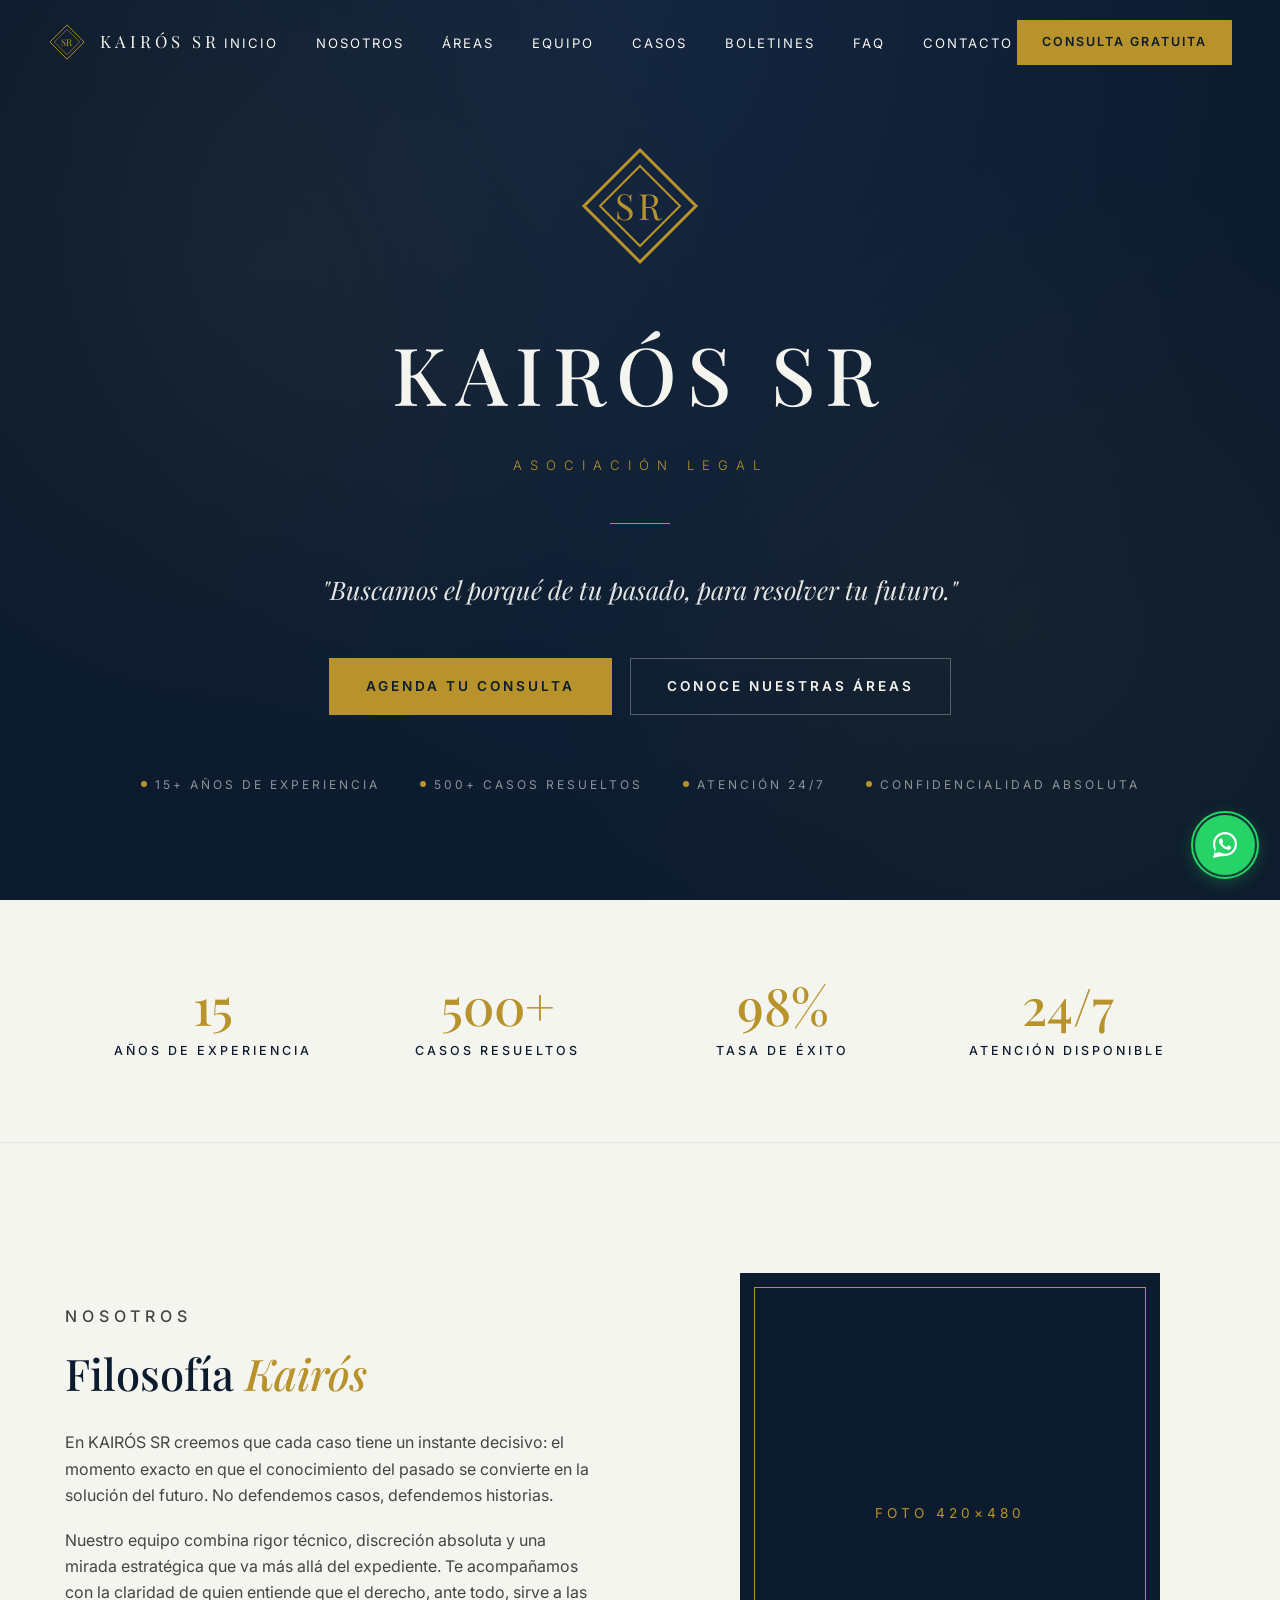
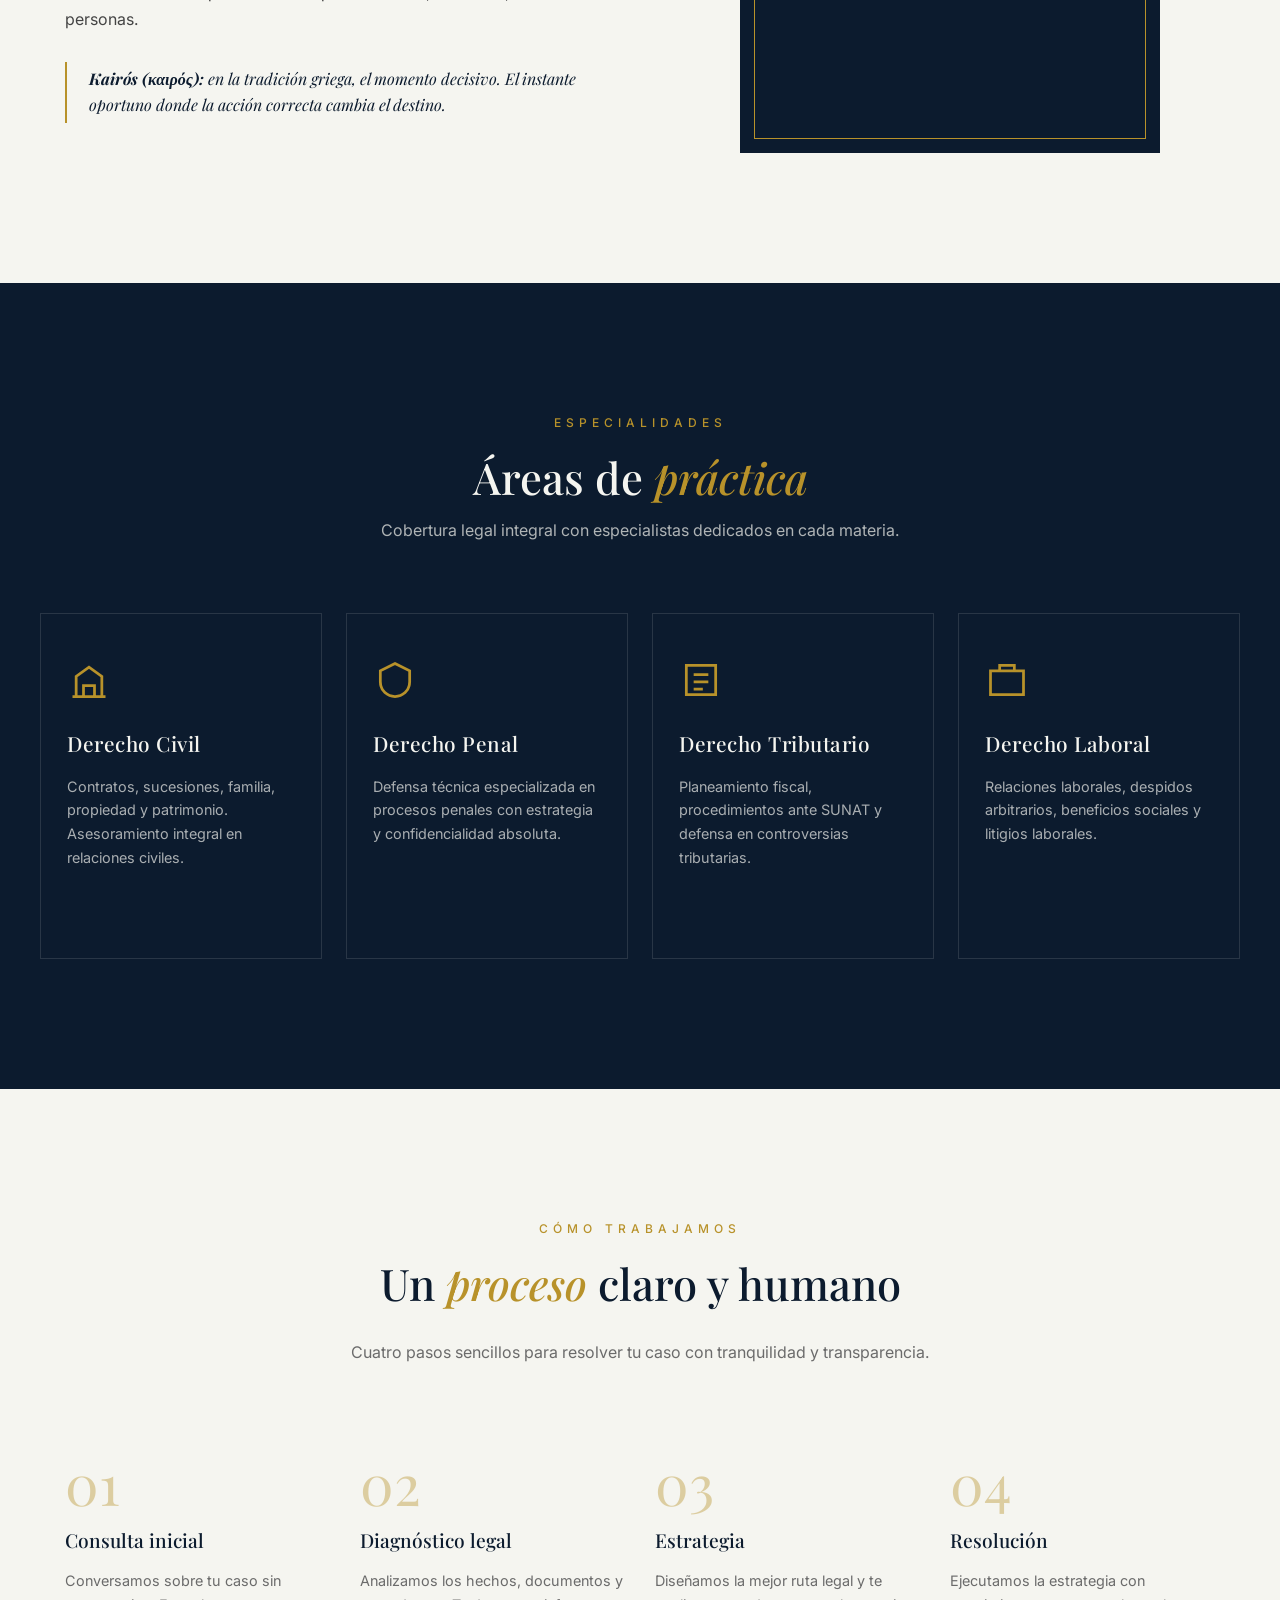
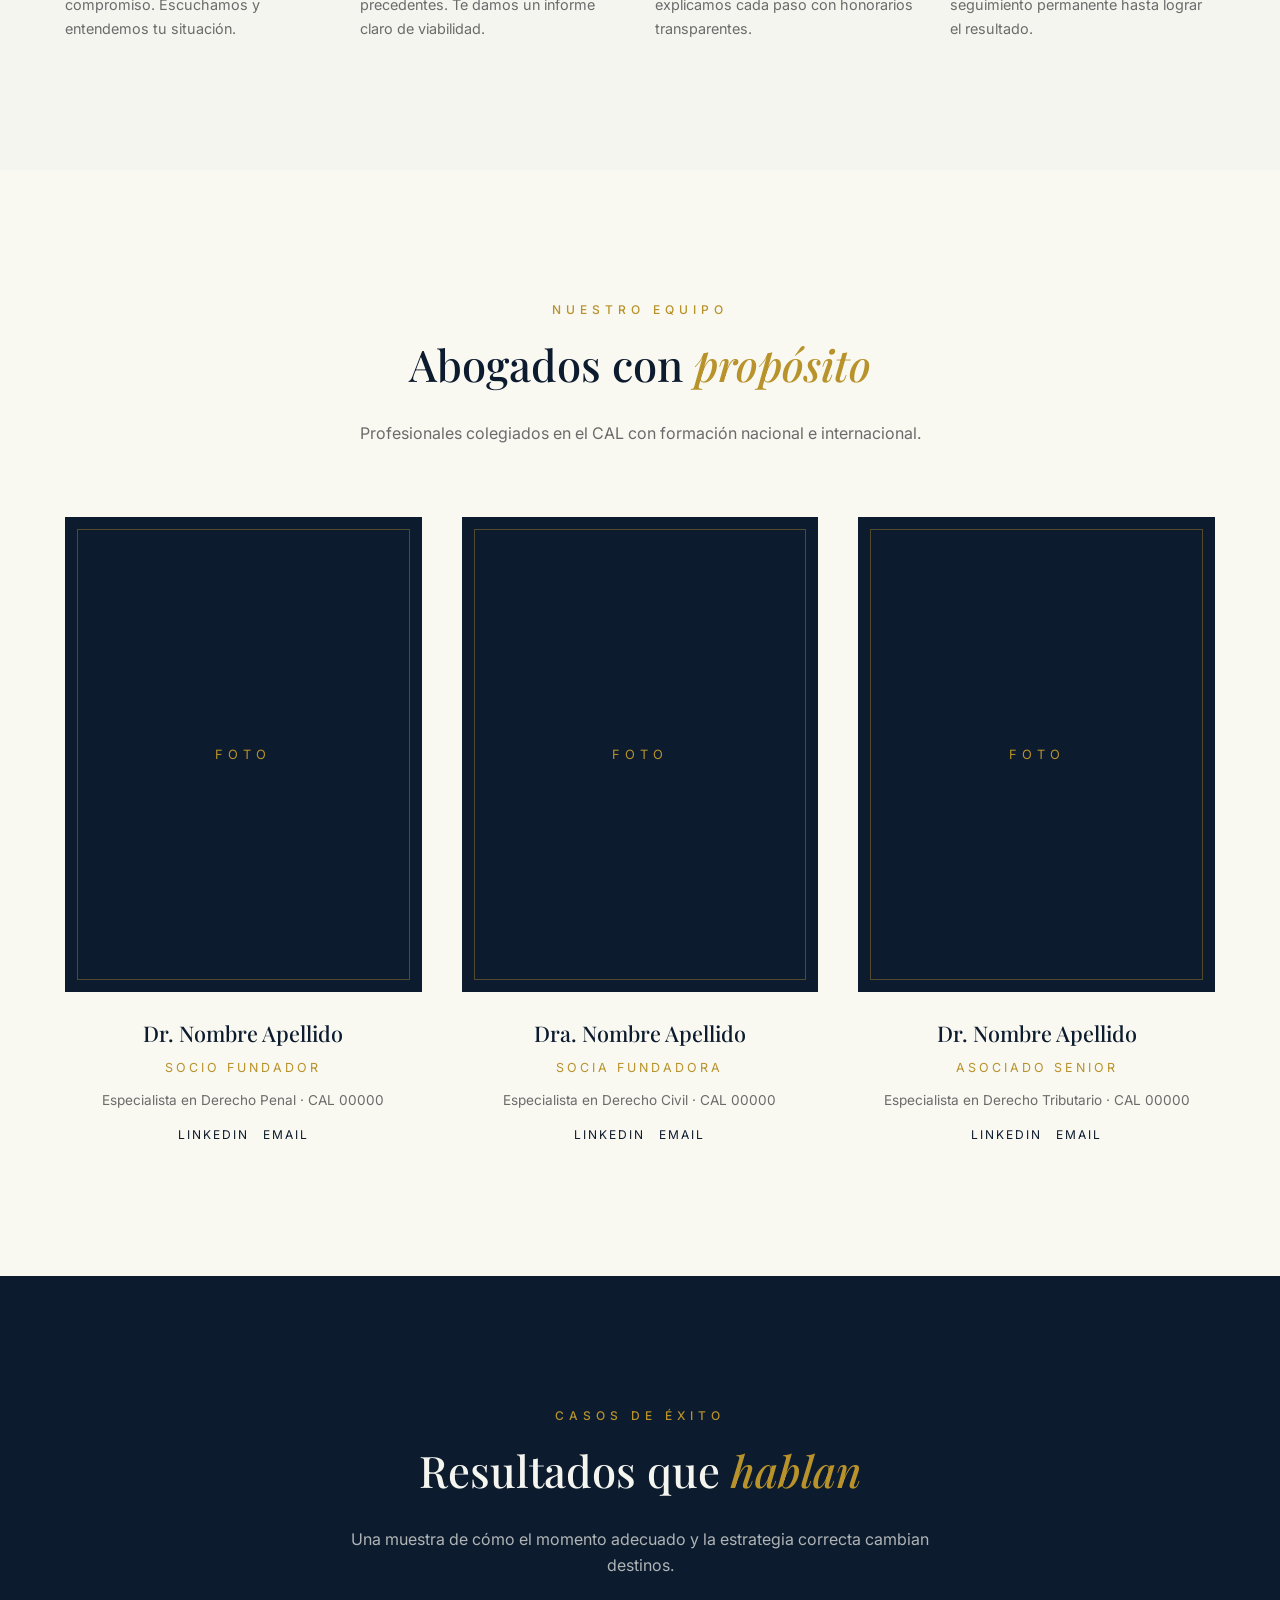
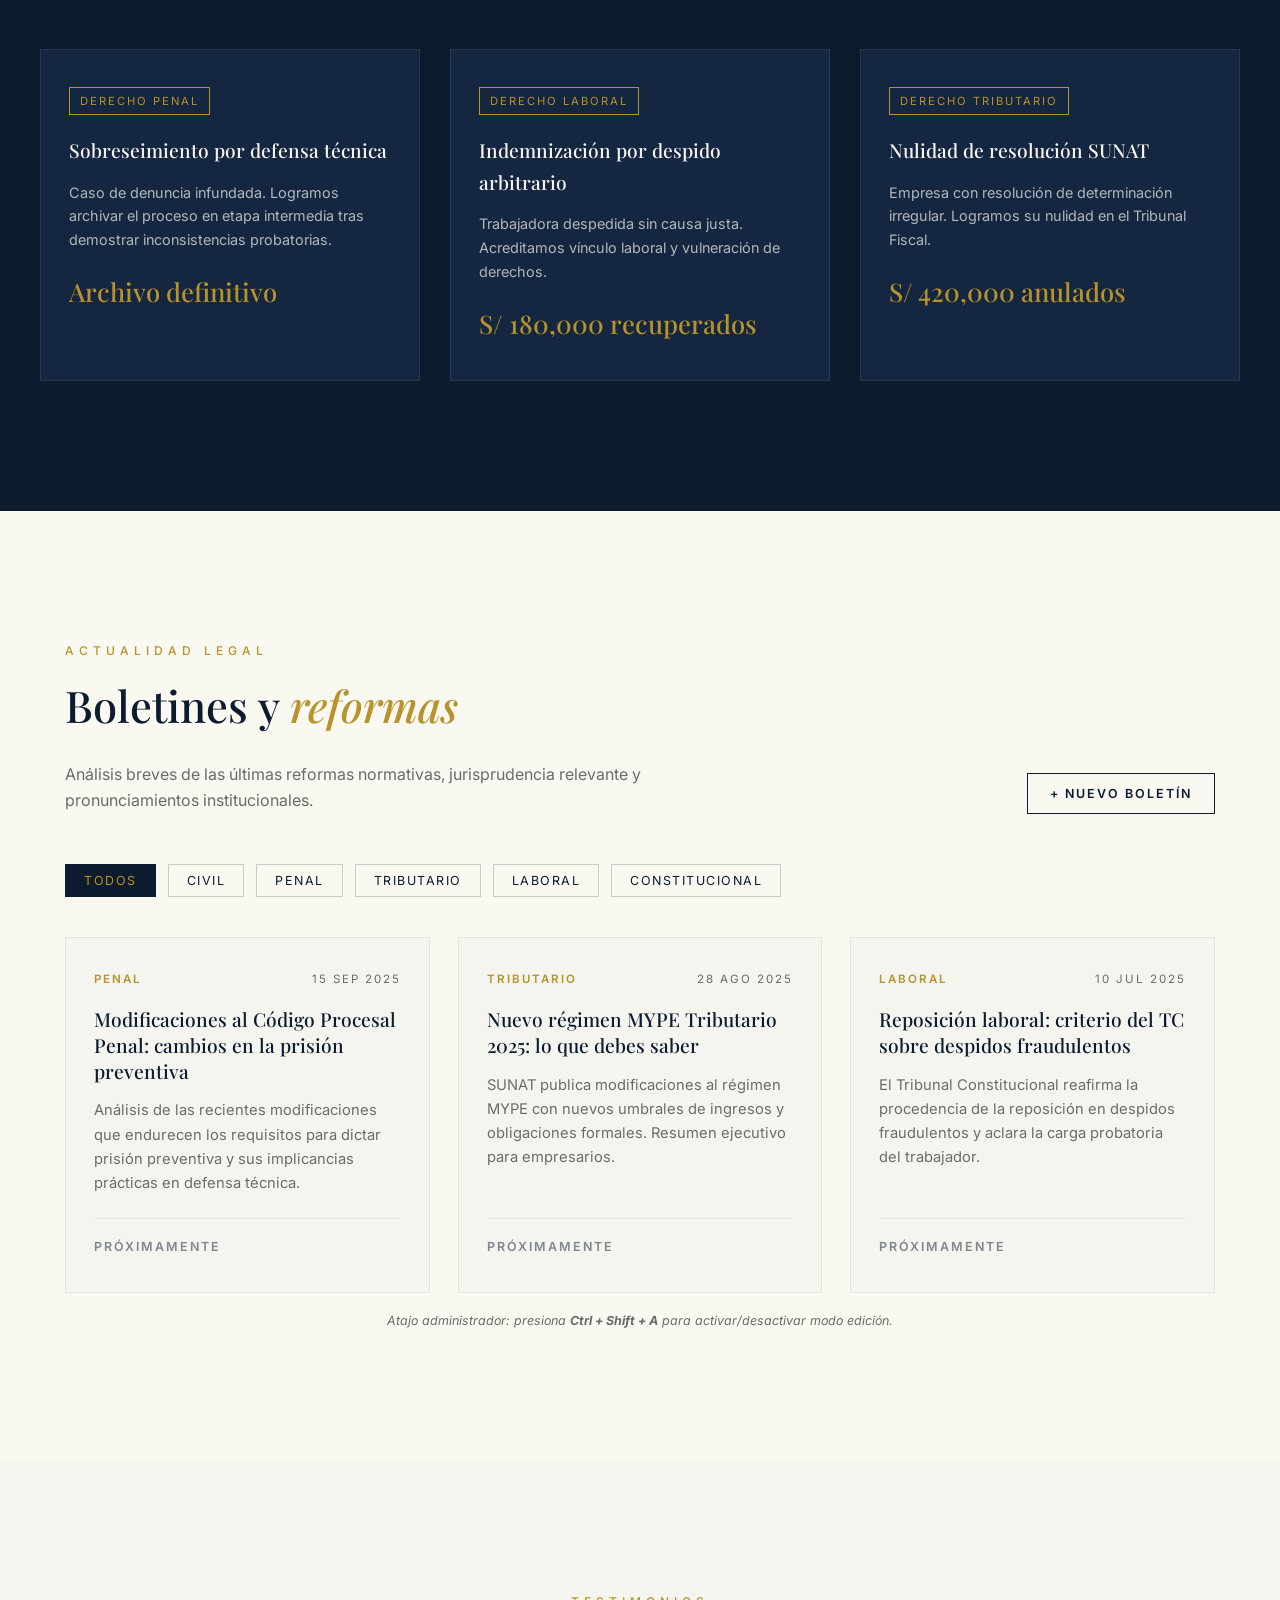
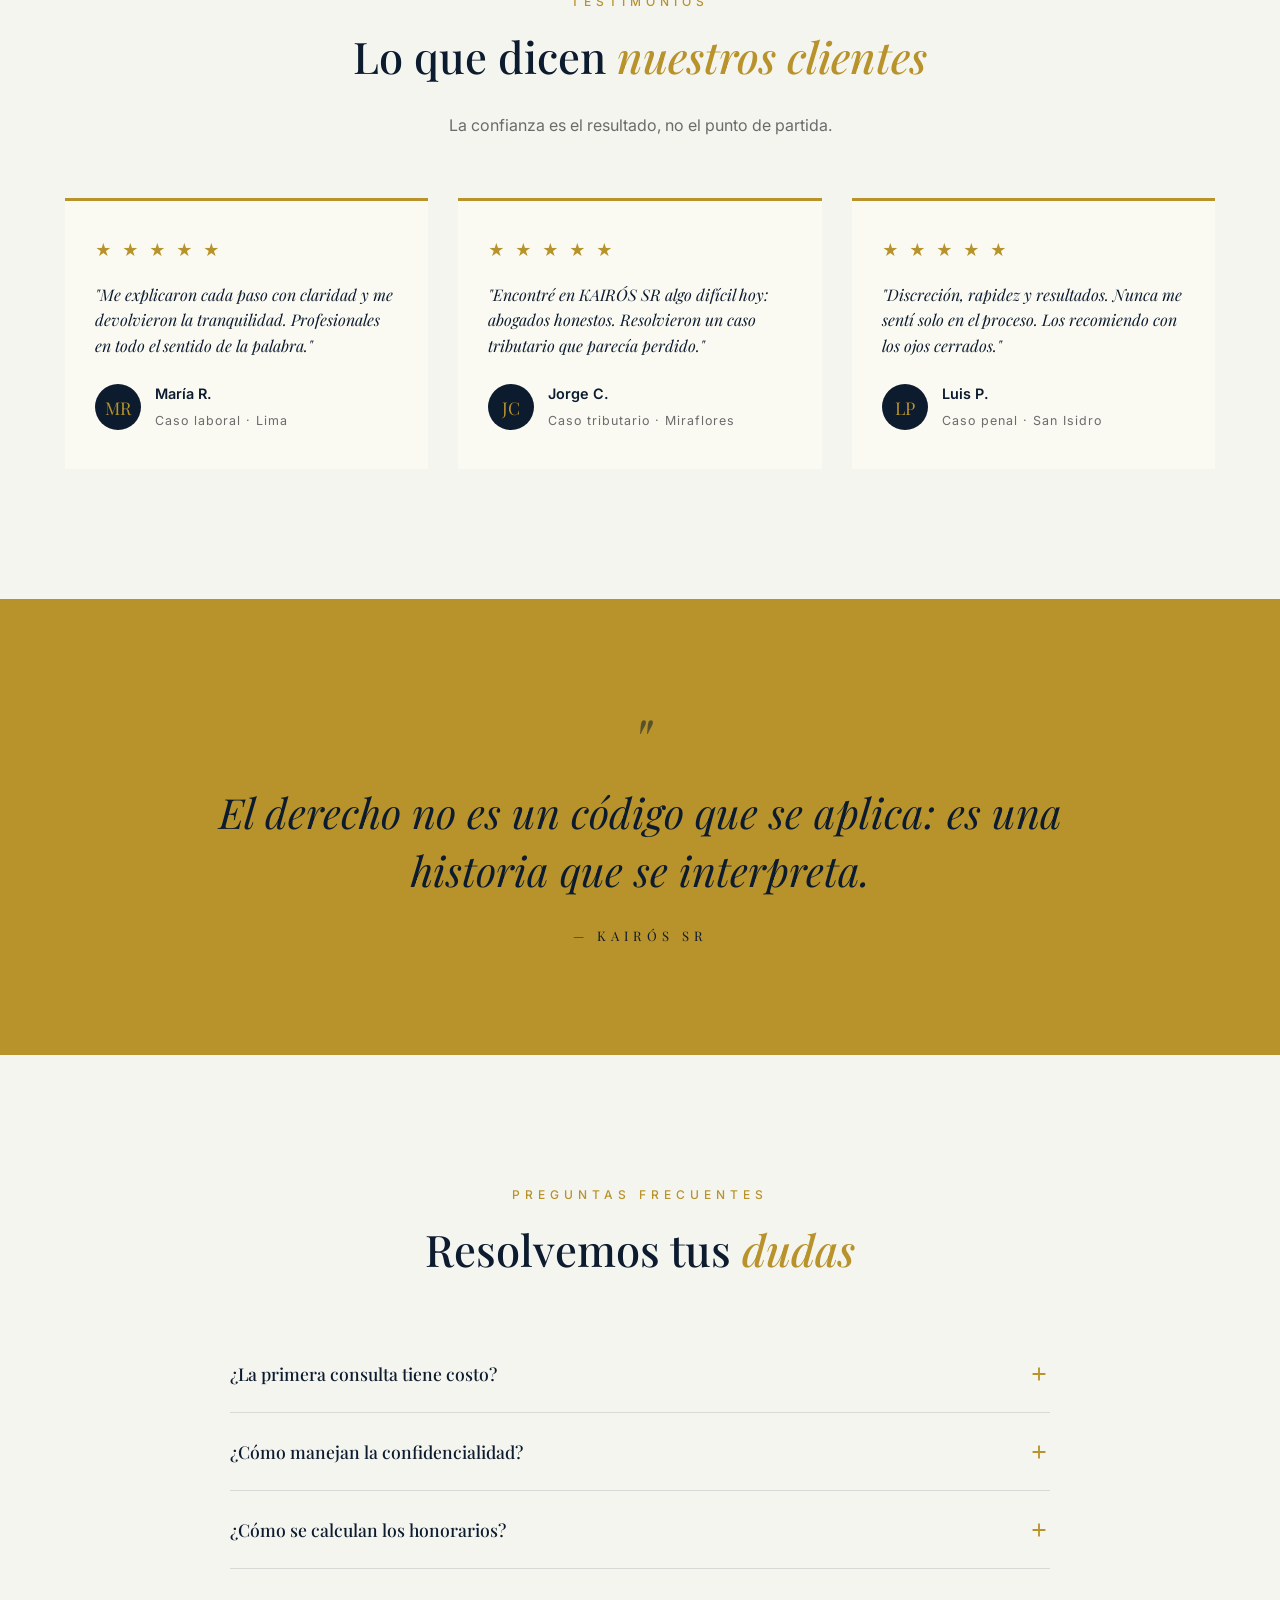
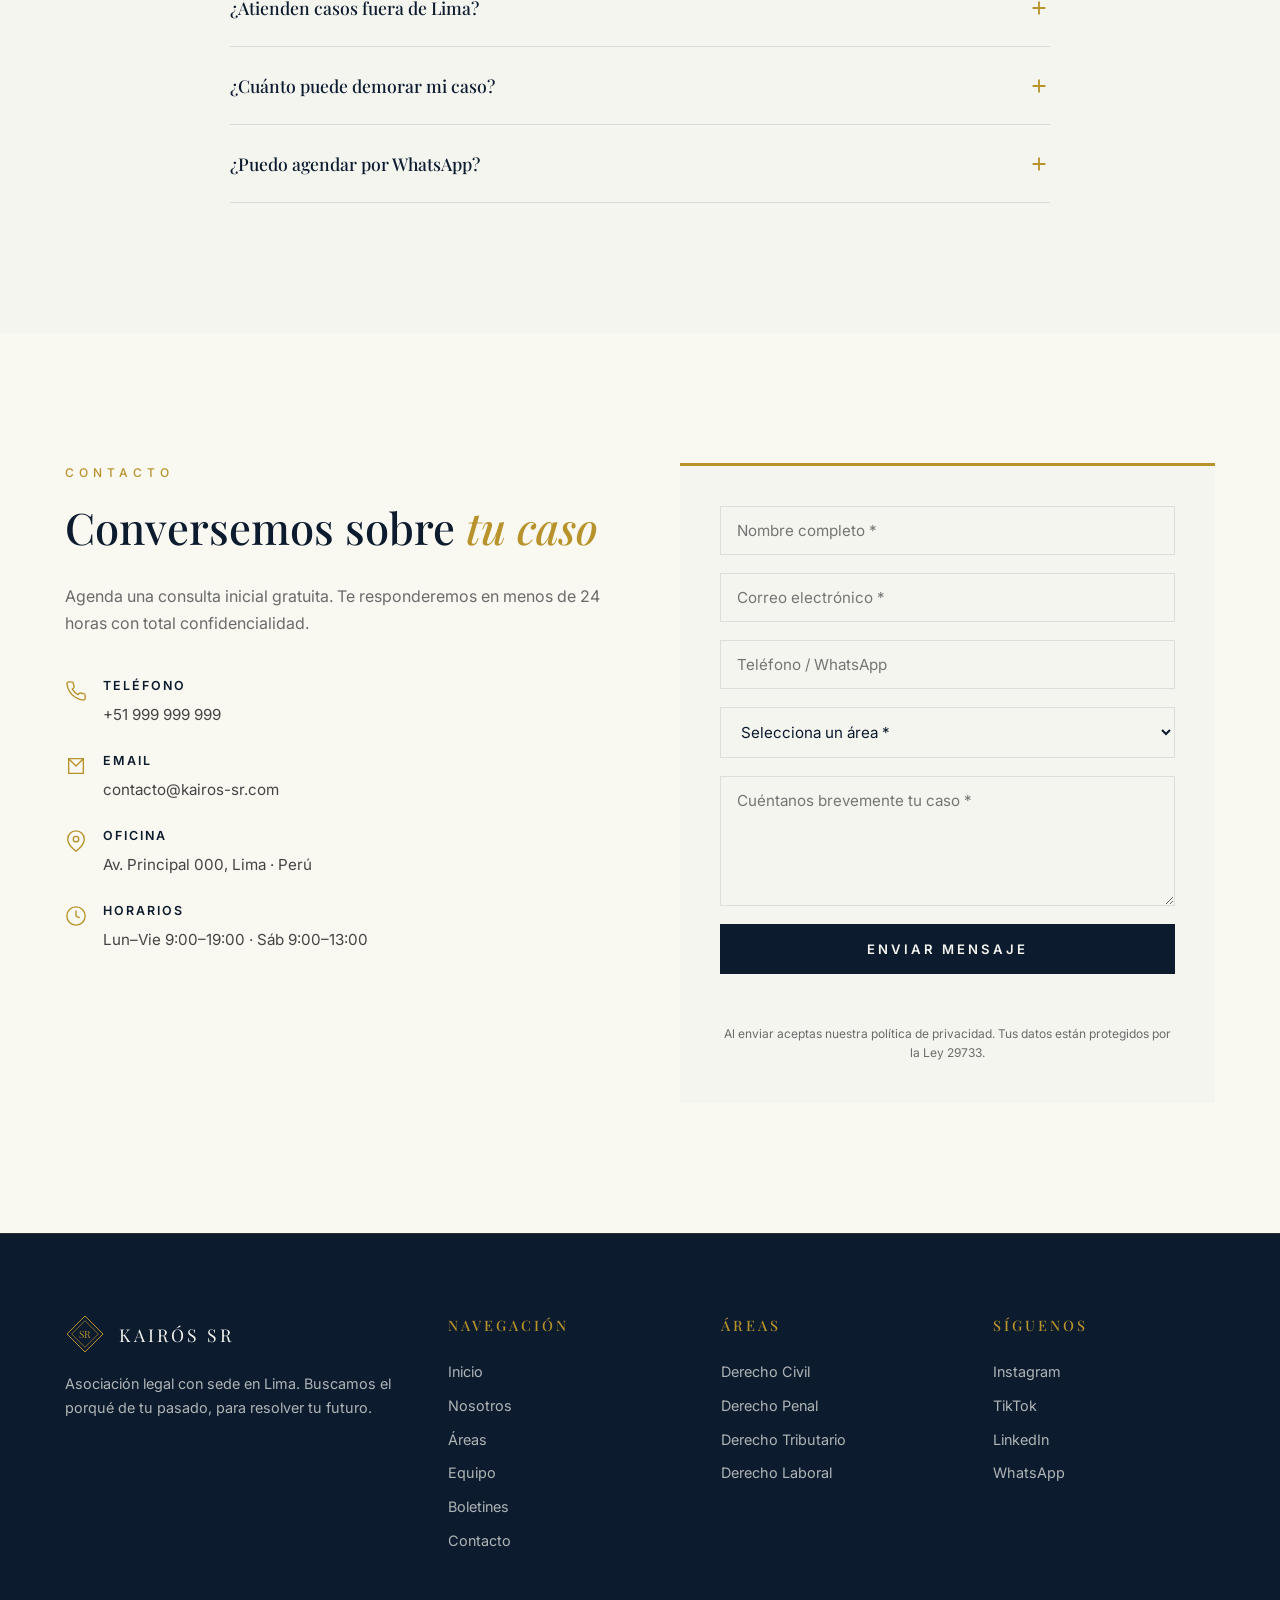
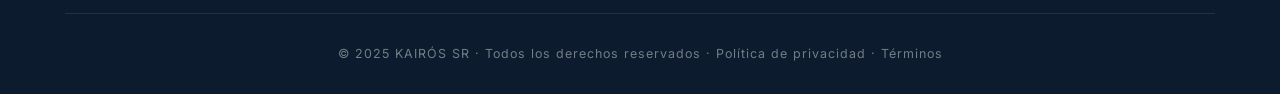
<file: kairos-sr/index.html>
<!DOCTYPE html>
<html lang="es">
<head>
<meta charset="UTF-8" />
<meta name="viewport" content="width=device-width, initial-scale=1.0" />
<meta name="description" content="KAIRÓS SR · Asociación legal en Lima. Derecho civil, penal, tributario y laboral. Consulta gratuita y confidencial." />
<meta name="keywords" content="abogados Lima, estudio jurídico, derecho penal, derecho civil, derecho tributario, derecho laboral, KAIROS SR" />
<title>KAIRÓS SR · Asociación Legal en Lima</title>

<!-- Open Graph -->
<meta property="og:title" content="KAIRÓS SR · Asociación Legal" />
<meta property="og:description" content="Buscamos el porqué de tu pasado, para resolver tu futuro." />
<meta property="og:type" content="website" />

<!-- Fonts premium -->
<link rel="preconnect" href="https://fonts.googleapis.com" />
<link rel="preconnect" href="https://fonts.gstatic.com" crossorigin />
<link href="https://fonts.googleapis.com/css2?family=Playfair+Display:ital,wght@0,400;0,500;0,600;1,400&family=Inter:wght@300;400;500;600&display=swap" rel="stylesheet" />

<!-- Schema.org JSON-LD -->
<script type="application/ld+json">
{
  "@context": "https://schema.org",
  "@type": "LegalService",
  "name": "KAIRÓS SR Asociación Legal",
  "image": "",
  "telephone": "+51-999-999-999",
  "email": "contacto@kairos-sr.com",
  "address": {
    "@type": "PostalAddress",
    "addressLocality": "Lima",
    "addressCountry": "PE"
  },
  "url": "",
  "priceRange": "$$"
}
</script>

<style>
/* ============================================
   RESET Y VARIABLES
   ============================================ */
* { margin: 0; padding: 0; box-sizing: border-box; }

:root {
  --azul: #0C1B2E;
  --azul-soft: #142640;
  --dorado: #B8922A;
  --dorado-soft: #d4ad3d;
  --blanco: #F5F5F0;
  --gris: #6b6b6b;
  --serif: 'Playfair Display', Georgia, 'Times New Roman', serif;
  --sans: 'Inter', Arial, Helvetica, sans-serif;
}

html { scroll-behavior: smooth; }

body {
  font-family: var(--sans);
  color: var(--azul);
  background: var(--blanco);
  line-height: 1.65;
  overflow-x: hidden;
  -webkit-font-smoothing: antialiased;
}

a { text-decoration: none; color: inherit; }
ul { list-style: none; }
img { max-width: 100%; display: block; }

::selection { background: var(--dorado); color: var(--azul); }

/* ============================================
   NAVBAR
   ============================================ */
.navbar {
  position: fixed;
  top: 0; left: 0; right: 0;
  z-index: 1000;
  padding: 20px 48px;
  display: flex;
  align-items: center;
  justify-content: space-between;
  transition: all 0.4s ease;
  background-color: transparent;
  border-bottom: 1px solid transparent;
}
.navbar.scrolled {
  background-color: rgba(12, 27, 46, 0.97);
  backdrop-filter: blur(8px);
  padding: 12px 48px;
  border-bottom: 1px solid rgba(184, 146, 42, 0.25);
}

.brand { display: flex; align-items: center; gap: 14px; }
.brand-text {
  font-family: var(--serif);
  color: var(--blanco);
  font-size: 1.05rem;
  letter-spacing: 4px;
}

.nav-links { display: flex; gap: 38px; }
.nav-links a {
  color: var(--blanco);
  font-size: 0.82rem;
  letter-spacing: 2px;
  text-transform: uppercase;
  font-weight: 400;
  position: relative;
  transition: color 0.25s ease;
}
.nav-links a::after {
  content: '';
  position: absolute;
  left: 0; bottom: -6px;
  width: 0; height: 1px;
  background: var(--dorado);
  transition: width 0.3s ease;
}
.nav-links a:hover { color: var(--dorado); }
.nav-links a:hover::after { width: 100%; }

.cta-btn {
  background: var(--dorado);
  color: var(--azul);
  padding: 11px 24px;
  font-size: 0.78rem;
  letter-spacing: 2px;
  text-transform: uppercase;
  border: 1px solid var(--dorado);
  cursor: pointer;
  transition: all 0.3s ease;
  font-family: var(--sans);
  font-weight: 600;
}
.cta-btn:hover { background: transparent; color: var(--dorado); }

.hamburger {
  display: none; flex-direction: column; gap: 5px;
  cursor: pointer; background: none; border: none;
}
.hamburger span { width: 26px; height: 2px; background: var(--blanco); transition: 0.3s; }

/* ============================================
   HERO
   ============================================ */
.hero {
  min-height: 100vh;
  background:
    radial-gradient(ellipse at top, #142640 0%, var(--azul) 70%),
    var(--azul);
  color: var(--blanco);
  display: flex;
  flex-direction: column;
  align-items: center;
  justify-content: center;
  text-align: center;
  padding: 120px 24px 80px;
  position: relative;
  overflow: hidden;
}

/* Patrón sutil de fondo */
.hero::before {
  content: '';
  position: absolute;
  inset: 0;
  background-image:
    radial-gradient(circle at 20% 30%, rgba(184,146,42,0.06) 0%, transparent 40%),
    radial-gradient(circle at 80% 70%, rgba(184,146,42,0.05) 0%, transparent 40%);
  pointer-events: none;
}

.hero > * { position: relative; z-index: 1; }

.hero-logo { margin-bottom: 34px; animation: drawIn 1.5s ease-out; }
@keyframes drawIn {
  from { opacity: 0; transform: scale(0.85) rotate(-5deg); }
  to { opacity: 1; transform: scale(1) rotate(0); }
}

.hero h1 {
  font-family: var(--serif);
  font-size: clamp(2.8rem, 7vw, 5rem);
  letter-spacing: 10px;
  margin-bottom: 16px;
  font-weight: 500;
}

.hero .subtitle {
  font-size: 0.82rem;
  letter-spacing: 8px;
  color: var(--dorado);
  margin-bottom: 46px;
  font-weight: 300;
}

.divider {
  width: 60px; height: 1px;
  background: var(--dorado);
  margin: 0 auto 46px;
}

.hero .tagline {
  font-family: var(--serif);
  font-style: italic;
  font-size: clamp(1.15rem, 2.2vw, 1.6rem);
  max-width: 720px;
  margin: 0 auto 50px;
  opacity: 0.93;
  line-height: 1.5;
  font-weight: 400;
}

.hero-buttons { display: flex; gap: 18px; flex-wrap: wrap; justify-content: center; }
.hero-btn {
  display: inline-block;
  background: var(--dorado);
  color: var(--azul);
  padding: 16px 36px;
  font-size: 0.85rem;
  letter-spacing: 3px;
  text-transform: uppercase;
  border: 1px solid var(--dorado);
  font-weight: 600;
  transition: all 0.3s ease;
}
.hero-btn:hover { background: transparent; color: var(--dorado); }
.hero-btn.ghost { background: transparent; color: var(--blanco); border-color: rgba(245,245,240,0.3); }
.hero-btn.ghost:hover { border-color: var(--dorado); color: var(--dorado); }

/* Trust strip bajo el hero */
.trust-strip {
  margin-top: 60px;
  display: flex;
  gap: 40px;
  flex-wrap: wrap;
  justify-content: center;
  font-size: 0.75rem;
  letter-spacing: 3px;
  text-transform: uppercase;
  color: rgba(245,245,240,0.55);
}
.trust-strip span { display: flex; align-items: center; gap: 8px; }
.trust-strip span::before {
  content: '';
  width: 6px; height: 6px;
  background: var(--dorado);
  border-radius: 50%;
}

/* ============================================
   CIFRAS
   ============================================ */
.cifras {
  background: var(--blanco);
  padding: 80px 40px;
  border-bottom: 1px solid rgba(12,27,46,0.08);
}
.cifras-grid {
  max-width: 1100px;
  margin: 0 auto;
  display: grid;
  grid-template-columns: repeat(4, 1fr);
  gap: 40px;
  text-align: center;
}
.cifra .num {
  font-family: var(--serif);
  font-size: clamp(2.5rem, 4vw, 3.5rem);
  color: var(--dorado);
  font-weight: 500;
  line-height: 1;
  margin-bottom: 10px;
}
.cifra .label {
  font-size: 0.78rem;
  letter-spacing: 3px;
  text-transform: uppercase;
  color: var(--azul);
  font-weight: 500;
}

/* ============================================
   NOSOTROS
   ============================================ */
.nosotros {
  background: var(--blanco);
  padding: 130px 40px;
}
.nosotros-wrap {
  max-width: 1150px;
  margin: 0 auto;
  display: grid;
  grid-template-columns: 1fr 1fr;
  gap: 90px;
  align-items: center;
}

.section-label {
  font-size: 0.75rem;
  letter-spacing: 5px;
  color: var(--dorado);
  text-transform: uppercase;
  margin-bottom: 18px;
  font-weight: 500;
}
.section-title {
  font-family: var(--serif);
  font-size: clamp(2rem, 3.4vw, 2.8rem);
  color: var(--azul);
  margin-bottom: 30px;
  font-weight: 500;
  line-height: 1.2;
}
.section-title .accent { color: var(--dorado); font-style: italic; }

.nosotros p { font-size: 1rem; color: #444; margin-bottom: 18px; }

.kairos-meaning {
  border-left: 2px solid var(--dorado);
  padding: 4px 0 4px 22px;
  font-family: var(--serif);
  font-style: italic;
  color: var(--azul);
  margin-top: 30px;
}

.nosotros-photo {
  width: 100%; max-width: 420px; height: 480px;
  background: var(--azul);
  position: relative;
  margin: 0 auto;
  overflow: hidden;
}
.nosotros-photo::before {
  content: 'FOTO 420×480';
  position: absolute; top: 50%; left: 50%;
  transform: translate(-50%, -50%);
  color: var(--dorado);
  letter-spacing: 4px;
  font-size: 0.85rem;
}
.nosotros-photo::after {
  content: '';
  position: absolute; inset: 14px;
  border: 1px solid var(--dorado);
}

/* ============================================
   ÁREAS DE PRÁCTICA
   ============================================ */
.areas {
  background: var(--azul);
  color: var(--blanco);
  padding: 130px 40px;
  text-align: center;
}
.areas .section-title { color: var(--blanco); margin-bottom: 14px; }
.areas .intro {
  max-width: 600px;
  margin: 0 auto 70px;
  color: rgba(245,245,240,0.7);
  font-size: 1rem;
}

.areas-grid {
  display: grid;
  grid-template-columns: repeat(4, 1fr);
  gap: 24px;
  max-width: 1250px;
  margin: 0 auto;
}
.area-card {
  background: transparent;
  border: 1px solid rgba(245,245,240,0.12);
  padding: 44px 26px;
  transition: all 0.4s ease;
  text-align: left;
  position: relative;
}
.area-card:hover {
  border-color: var(--dorado);
  transform: translateY(-8px);
  background: rgba(184,146,42,0.04);
}
.area-icon {
  width: 44px; height: 44px;
  margin-bottom: 24px;
  color: var(--dorado);
}
.area-icon svg { width: 100%; height: 100%; }
.area-card h3 {
  font-family: var(--serif);
  font-size: 1.3rem;
  margin-bottom: 14px;
  color: var(--blanco);
  font-weight: 500;
  letter-spacing: 0.5px;
}
.area-card p {
  font-size: 0.9rem;
  color: rgba(245,245,240,0.68);
  line-height: 1.65;
  margin-bottom: 18px;
}
.area-card .link {
  font-size: 0.72rem;
  letter-spacing: 2px;
  color: var(--dorado);
  text-transform: uppercase;
  opacity: 0;
  transition: opacity 0.3s ease;
}
.area-card:hover .link { opacity: 1; }

/* ============================================
   PROCESO
   ============================================ */
.proceso {
  background: var(--blanco);
  padding: 130px 40px;
  text-align: center;
}
.proceso .intro {
  max-width: 600px;
  margin: 0 auto 70px;
  color: var(--gris);
}
.steps {
  max-width: 1150px;
  margin: 0 auto;
  display: grid;
  grid-template-columns: repeat(4, 1fr);
  gap: 30px;
  position: relative;
}
.step { text-align: left; position: relative; padding-top: 20px; }
.step .num {
  font-family: var(--serif);
  font-size: 3.5rem;
  color: var(--dorado);
  opacity: 0.4;
  font-weight: 400;
  line-height: 1;
  margin-bottom: 14px;
}
.step h4 {
  font-family: var(--serif);
  font-size: 1.2rem;
  color: var(--azul);
  margin-bottom: 12px;
  font-weight: 500;
}
.step p { font-size: 0.9rem; color: var(--gris); line-height: 1.65; }

/* ============================================
   EQUIPO
   ============================================ */
.equipo {
  background: #f9f8f1;
  padding: 130px 40px;
  text-align: center;
}
.equipo .intro { max-width: 600px; margin: 0 auto 70px; color: var(--gris); }
.team-grid {
  max-width: 1150px;
  margin: 0 auto;
  display: grid;
  grid-template-columns: repeat(3, 1fr);
  gap: 40px;
}
.team-card { text-align: center; }
.team-photo {
  width: 100%;
  aspect-ratio: 3/4;
  background: var(--azul);
  position: relative;
  margin-bottom: 24px;
  overflow: hidden;
  transition: transform 0.4s ease;
}
.team-photo::before {
  content: 'FOTO';
  position: absolute; top: 50%; left: 50%;
  transform: translate(-50%, -50%);
  color: var(--dorado);
  letter-spacing: 5px;
  font-size: 0.8rem;
}
.team-photo::after {
  content: ''; position: absolute; inset: 12px;
  border: 1px solid rgba(184,146,42,0.4);
}
.team-card:hover .team-photo { transform: translateY(-6px); }
.team-card h4 {
  font-family: var(--serif);
  font-size: 1.35rem;
  color: var(--azul);
  margin-bottom: 6px;
  font-weight: 500;
}
.team-card .role {
  font-size: 0.78rem;
  letter-spacing: 3px;
  color: var(--dorado);
  text-transform: uppercase;
  margin-bottom: 10px;
}
.team-card .cal { font-size: 0.85rem; color: var(--gris); margin-bottom: 14px; }
.team-card .social-mini { display: flex; gap: 14px; justify-content: center; }
.team-card .social-mini a {
  color: var(--azul);
  font-size: 0.75rem;
  letter-spacing: 2px;
  text-transform: uppercase;
  border-bottom: 1px solid transparent;
  transition: all 0.25s ease;
}
.team-card .social-mini a:hover { color: var(--dorado); border-color: var(--dorado); }

/* ============================================
   CASOS DE ÉXITO
   ============================================ */
.casos {
  background: var(--azul);
  color: var(--blanco);
  padding: 130px 40px;
  text-align: center;
}
.casos .section-title { color: var(--blanco); }
.casos .intro { max-width: 600px; margin: 0 auto 70px; color: rgba(245,245,240,0.7); }
.casos-grid {
  max-width: 1200px;
  margin: 0 auto;
  display: grid;
  grid-template-columns: repeat(3, 1fr);
  gap: 30px;
}
.caso {
  background: var(--azul-soft);
  border: 1px solid rgba(245,245,240,0.08);
  padding: 36px 28px;
  text-align: left;
  transition: all 0.4s ease;
}
.caso:hover { border-color: var(--dorado); transform: translateY(-6px); }
.caso .tag {
  display: inline-block;
  font-size: 0.7rem;
  letter-spacing: 2px;
  color: var(--dorado);
  text-transform: uppercase;
  border: 1px solid var(--dorado);
  padding: 4px 10px;
  margin-bottom: 20px;
}
.caso h4 {
  font-family: var(--serif);
  font-size: 1.2rem;
  margin-bottom: 14px;
  color: var(--blanco);
  font-weight: 500;
}
.caso p { font-size: 0.9rem; color: rgba(245,245,240,0.7); margin-bottom: 18px; }
.caso .resultado {
  font-family: var(--serif);
  font-size: 1.6rem;
  color: var(--dorado);
  font-weight: 500;
}

/* ============================================
   TESTIMONIOS
   ============================================ */
.testimonios {
  background: var(--blanco);
  padding: 130px 40px;
  text-align: center;
}
.testimonios .intro { max-width: 600px; margin: 0 auto 60px; color: var(--gris); }
.testi-grid {
  max-width: 1150px;
  margin: 0 auto;
  display: grid;
  grid-template-columns: repeat(3, 1fr);
  gap: 30px;
}
.testi {
  background: #fafaf3;
  padding: 36px 30px;
  text-align: left;
  border-top: 3px solid var(--dorado);
  transition: transform 0.3s ease;
}
.testi:hover { transform: translateY(-6px); }
.testi .stars {
  color: var(--dorado);
  letter-spacing: 3px;
  margin-bottom: 18px;
  font-size: 1rem;
}
.testi p {
  font-family: var(--serif);
  font-style: italic;
  color: var(--azul);
  font-size: 1rem;
  margin-bottom: 24px;
  line-height: 1.6;
}
.testi .author { display: flex; align-items: center; gap: 14px; }
.testi .avatar {
  width: 46px; height: 46px;
  background: var(--azul);
  color: var(--dorado);
  border-radius: 50%;
  display: flex; align-items: center; justify-content: center;
  font-family: var(--serif);
  font-size: 1.1rem;
}
.testi .author-info strong {
  display: block;
  color: var(--azul);
  font-size: 0.9rem;
  font-weight: 600;
}
.testi .author-info span {
  font-size: 0.78rem;
  color: var(--gris);
  letter-spacing: 1px;
}

/* ============================================
   FRASE DESTACADA
   ============================================ */
.quote {
  background: var(--dorado);
  color: var(--azul);
  padding: 110px 40px;
  text-align: center;
}
.quote blockquote {
  font-family: var(--serif);
  font-style: italic;
  font-size: clamp(1.6rem, 3.4vw, 2.6rem);
  max-width: 900px;
  margin: 0 auto;
  line-height: 1.4;
  font-weight: 400;
}
.quote .mark {
  display: block;
  font-size: 4rem;
  line-height: 1;
  margin-bottom: 10px;
  opacity: 0.55;
}
.quote cite {
  display: block;
  margin-top: 28px;
  font-size: 0.82rem;
  letter-spacing: 5px;
  font-style: normal;
  text-transform: uppercase;
}

/* ============================================
   FAQ
   ============================================ */
.faq {
  background: var(--blanco);
  padding: 130px 40px;
}
.faq-wrap {
  max-width: 820px;
  margin: 0 auto;
}
.faq .section-label, .faq .section-title { text-align: center; }
.faq .section-title { margin-bottom: 60px; }

.faq-item {
  border-bottom: 1px solid rgba(12,27,46,0.12);
  padding: 24px 0;
  cursor: pointer;
}
.faq-q {
  display: flex;
  justify-content: space-between;
  align-items: center;
  gap: 20px;
  font-family: var(--serif);
  font-size: 1.1rem;
  color: var(--azul);
  font-weight: 500;
}
.faq-q .ico {
  width: 22px; height: 22px;
  color: var(--dorado);
  flex-shrink: 0;
  transition: transform 0.3s ease;
}
.faq-item.open .faq-q .ico { transform: rotate(45deg); }
.faq-a {
  max-height: 0;
  overflow: hidden;
  transition: max-height 0.4s ease, padding 0.4s ease;
  color: var(--gris);
  font-size: 0.95rem;
}
.faq-item.open .faq-a { max-height: 300px; padding-top: 16px; }

/* ============================================
   CONTACTO
   ============================================ */
.contacto {
  background: #f9f8f1;
  padding: 130px 40px;
}
.contacto-wrap {
  max-width: 1150px;
  margin: 0 auto;
  display: grid;
  grid-template-columns: 1fr 1fr;
  gap: 80px;
}
.contacto-info .section-title { margin-bottom: 30px; }
.contacto-info .lead { margin-bottom: 40px; color: var(--gris); font-size: 1rem; }

.info-item {
  display: flex; align-items: flex-start; gap: 16px;
  margin-bottom: 24px;
}
.info-item .ico {
  width: 22px; height: 22px;
  color: var(--dorado);
  flex-shrink: 0;
  margin-top: 4px;
}
.info-item div strong {
  display: block;
  color: var(--azul);
  font-size: 0.78rem;
  letter-spacing: 2px;
  text-transform: uppercase;
  margin-bottom: 4px;
  font-weight: 600;
}
.info-item div span { color: #444; font-size: 0.95rem; }

.contact-form {
  background: var(--blanco);
  padding: 40px;
  display: flex;
  flex-direction: column;
  gap: 18px;
  border-top: 3px solid var(--dorado);
}
.contact-form input,
.contact-form textarea,
.contact-form select {
  width: 100%;
  padding: 14px 16px;
  border: 1px solid #ddd;
  background: transparent;
  font-family: var(--sans);
  font-size: 0.95rem;
  color: var(--azul);
  outline: none;
  transition: border-color 0.25s ease;
}
.contact-form input:focus,
.contact-form textarea:focus,
.contact-form select:focus { border-color: var(--dorado); }
.contact-form textarea { resize: vertical; min-height: 130px; }
.contact-form button {
  background: var(--azul);
  color: var(--blanco);
  padding: 16px;
  border: 1px solid var(--azul);
  cursor: pointer;
  letter-spacing: 3px;
  text-transform: uppercase;
  font-size: 0.82rem;
  font-weight: 600;
  transition: all 0.3s ease;
  font-family: var(--sans);
}
.contact-form button:hover {
  background: var(--dorado);
  border-color: var(--dorado);
  color: var(--azul);
}
.form-msg { font-size: 0.9rem; color: var(--dorado); min-height: 1.2em; }
.privacy-note {
  font-size: 0.75rem;
  color: var(--gris);
  text-align: center;
  margin-top: -4px;
}

/* ============================================
   WHATSAPP FLOTANTE
   ============================================ */
.whatsapp-float {
  position: fixed;
  bottom: 25px; right: 25px;
  width: 60px; height: 60px;
  background: #25D366;
  border-radius: 50%;
  display: flex; align-items: center; justify-content: center;
  z-index: 999;
  box-shadow: 0 4px 18px rgba(37,211,102,0.4);
  transition: transform 0.3s ease;
}
.whatsapp-float::before {
  content: '';
  position: absolute;
  inset: -4px;
  border-radius: 50%;
  border: 2px solid #25D366;
  animation: pulse 2s infinite;
}
@keyframes pulse {
  0% { transform: scale(1); opacity: 0.7; }
  100% { transform: scale(1.4); opacity: 0; }
}
.whatsapp-float:hover { transform: scale(1.1); }
.whatsapp-float svg { width: 32px; height: 32px; fill: white; position: relative; z-index: 1; }

/* ============================================
   FOOTER
   ============================================ */
.footer {
  background: var(--azul);
  color: var(--blanco);
  padding: 80px 40px 30px;
  border-top: 1px solid rgba(184,146,42,0.2);
}
.footer-grid {
  max-width: 1150px;
  margin: 0 auto 50px;
  display: grid;
  grid-template-columns: 1.5fr 1fr 1fr 1fr;
  gap: 50px;
}
.footer-col h5 {
  font-family: var(--serif);
  color: var(--dorado);
  font-size: 0.9rem;
  letter-spacing: 3px;
  text-transform: uppercase;
  margin-bottom: 22px;
  font-weight: 500;
}
.footer-col p, .footer-col a {
  color: rgba(245,245,240,0.7);
  font-size: 0.9rem;
  display: block;
  margin-bottom: 10px;
  transition: color 0.25s ease;
}
.footer-col a:hover { color: var(--dorado); }
.footer-brand { display: flex; align-items: center; gap: 14px; margin-bottom: 18px; }
.footer-brand-text {
  font-family: var(--serif);
  color: var(--blanco);
  font-size: 1.1rem;
  letter-spacing: 3px;
}

.footer-bottom {
  max-width: 1150px;
  margin: 0 auto;
  padding-top: 30px;
  border-top: 1px solid rgba(245,245,240,0.1);
  text-align: center;
  font-size: 0.78rem;
  color: rgba(245,245,240,0.45);
  letter-spacing: 1px;
}

/* ============================================
   BOLETINES / ACTUALIDAD LEGAL
   ============================================ */
.boletines {
  background: #f9f8f1;
  padding: 130px 40px;
}
.boletines-head {
  max-width: 1150px;
  margin: 0 auto 50px;
  display: flex;
  justify-content: space-between;
  align-items: flex-end;
  flex-wrap: wrap;
  gap: 24px;
}
.boletines-head .left { max-width: 600px; }
.boletines-head .intro { color: var(--gris); margin-top: 10px; }

.btn-admin {
  background: transparent;
  color: var(--azul);
  border: 1px solid var(--azul);
  padding: 12px 22px;
  font-size: 0.78rem;
  letter-spacing: 2px;
  text-transform: uppercase;
  cursor: pointer;
  font-family: var(--sans);
  font-weight: 600;
  transition: all 0.3s ease;
}
.btn-admin:hover { background: var(--azul); color: var(--dorado); }

.boletines-filters {
  max-width: 1150px;
  margin: 0 auto 40px;
  display: flex;
  gap: 12px;
  flex-wrap: wrap;
}
.filter-chip {
  background: transparent;
  border: 1px solid rgba(12,27,46,0.2);
  color: var(--azul);
  padding: 8px 18px;
  font-size: 0.78rem;
  letter-spacing: 1.5px;
  text-transform: uppercase;
  cursor: pointer;
  transition: all 0.25s ease;
  font-family: var(--sans);
}
.filter-chip:hover { border-color: var(--dorado); color: var(--dorado); }
.filter-chip.active { background: var(--azul); color: var(--dorado); border-color: var(--azul); }

.boletines-grid {
  max-width: 1150px;
  margin: 0 auto;
  display: grid;
  grid-template-columns: repeat(3, 1fr);
  gap: 28px;
}

.boletin-card {
  background: var(--blanco);
  border: 1px solid rgba(12,27,46,0.08);
  padding: 32px 28px;
  display: flex;
  flex-direction: column;
  transition: all 0.35s ease;
  position: relative;
  text-align: left;
}
.boletin-card:hover {
  border-color: var(--dorado);
  transform: translateY(-6px);
  box-shadow: 0 14px 30px rgba(12,27,46,0.08);
}

.boletin-meta {
  display: flex;
  justify-content: space-between;
  align-items: center;
  margin-bottom: 18px;
  font-size: 0.72rem;
  letter-spacing: 2px;
  text-transform: uppercase;
}
.boletin-cat { color: var(--dorado); font-weight: 600; }
.boletin-fecha { color: var(--gris); }

.boletin-card h4 {
  font-family: var(--serif);
  font-size: 1.2rem;
  color: var(--azul);
  margin-bottom: 14px;
  font-weight: 500;
  line-height: 1.35;
}
.boletin-card .resumen {
  font-size: 0.92rem;
  color: var(--gris);
  margin-bottom: 22px;
  line-height: 1.65;
  flex-grow: 1;
}
.boletin-actions {
  display: flex;
  justify-content: space-between;
  align-items: center;
  padding-top: 18px;
  border-top: 1px solid rgba(12,27,46,0.08);
}
.boletin-link {
  font-size: 0.78rem;
  letter-spacing: 2px;
  color: var(--azul);
  text-transform: uppercase;
  font-weight: 600;
  border-bottom: 1px solid var(--dorado);
  padding-bottom: 2px;
  transition: color 0.25s ease;
}
.boletin-link:hover { color: var(--dorado); }
.boletin-pdf {
  color: var(--dorado);
  font-size: 0.75rem;
  letter-spacing: 1.5px;
  text-transform: uppercase;
  display: flex;
  align-items: center;
  gap: 6px;
}
.boletin-pdf svg { width: 14px; height: 14px; }

.btn-delete {
  position: absolute;
  top: 12px; right: 12px;
  background: rgba(192,57,43,0.1);
  color: #c0392b;
  border: none;
  width: 26px; height: 26px;
  border-radius: 50%;
  cursor: pointer;
  font-size: 1rem;
  line-height: 1;
  display: none;
  align-items: center;
  justify-content: center;
}
body.admin-mode .btn-delete { display: flex; }
body.admin-mode .boletin-card { border-style: dashed; }

.boletines-empty {
  grid-column: 1/-1;
  text-align: center;
  padding: 60px 20px;
  color: var(--gris);
  font-family: var(--serif);
  font-style: italic;
}

/* ============================================
   MODAL (admin boletines)
   ============================================ */
.modal-overlay {
  position: fixed;
  inset: 0;
  background: rgba(12,27,46,0.85);
  backdrop-filter: blur(6px);
  z-index: 2000;
  display: none;
  align-items: center;
  justify-content: center;
  padding: 20px;
}
.modal-overlay.open { display: flex; }
.modal {
  background: var(--blanco);
  max-width: 540px;
  width: 100%;
  padding: 44px 38px;
  border-top: 4px solid var(--dorado);
  max-height: 90vh;
  overflow-y: auto;
  position: relative;
}
.modal h3 {
  font-family: var(--serif);
  color: var(--azul);
  font-size: 1.6rem;
  margin-bottom: 6px;
  font-weight: 500;
}
.modal .sub {
  color: var(--gris);
  font-size: 0.9rem;
  margin-bottom: 28px;
}
.modal-close {
  position: absolute;
  top: 16px; right: 16px;
  background: none; border: none;
  font-size: 1.8rem;
  color: var(--azul);
  cursor: pointer;
  line-height: 1;
}
.modal form { display: flex; flex-direction: column; gap: 14px; }
.modal input, .modal textarea, .modal select {
  width: 100%;
  padding: 13px 14px;
  border: 1px solid #ddd;
  background: transparent;
  font-family: var(--sans);
  font-size: 0.93rem;
  color: var(--azul);
  outline: none;
  transition: border-color 0.25s ease;
}
.modal input:focus, .modal textarea:focus, .modal select:focus { border-color: var(--dorado); }
.modal textarea { resize: vertical; min-height: 100px; }
.modal-buttons { display: flex; gap: 10px; margin-top: 6px; }
.modal-buttons button {
  flex: 1;
  padding: 14px;
  font-family: var(--sans);
  font-size: 0.82rem;
  letter-spacing: 2px;
  text-transform: uppercase;
  font-weight: 600;
  cursor: pointer;
  border: 1px solid var(--azul);
  transition: all 0.3s ease;
}
.modal-buttons .save { background: var(--azul); color: var(--blanco); }
.modal-buttons .save:hover { background: var(--dorado); border-color: var(--dorado); color: var(--azul); }
.modal-buttons .cancel { background: transparent; color: var(--azul); }
.modal-buttons .cancel:hover { background: var(--azul); color: var(--blanco); }

.admin-hint {
  font-size: 0.78rem;
  color: var(--gris);
  text-align: center;
  margin-top: 18px;
  font-style: italic;
}

/* ============================================
   FADE-IN ON SCROLL
   ============================================ */
.fade-in {
  opacity: 0;
  transform: translateY(30px);
  transition: opacity 0.9s ease, transform 0.9s ease;
}
.fade-in.visible { opacity: 1; transform: translateY(0); }

/* ============================================
   RESPONSIVE
   ============================================ */
@media (max-width: 1000px) {
  .areas-grid, .casos-grid, .testi-grid, .team-grid, .steps, .boletines-grid {
    grid-template-columns: repeat(2, 1fr);
  }
  .footer-grid { grid-template-columns: 1fr 1fr; }
}

@media (max-width: 900px) {
  .navbar { padding: 14px 20px; }
  .navbar.scrolled { padding: 12px 20px; }
  .hamburger { display: flex; }
  .nav-links, .navbar .cta-btn {
    display: none;
    position: absolute;
    top: 100%; left: 0; right: 0;
    background: var(--azul);
    flex-direction: column;
    padding: 24px;
    gap: 20px;
    border-top: 1px solid rgba(184,146,42,0.25);
  }
  .nav-links.open { display: flex; }
  .navbar.menu-open .cta-btn {
    display: block;
    position: absolute;
    top: calc(100% + 230px);
    left: 24px; right: 24px;
    text-align: center;
  }
  .nosotros-wrap, .contacto-wrap { grid-template-columns: 1fr; gap: 60px; }
  .cifras-grid { grid-template-columns: repeat(2, 1fr); }
  .hero h1 { letter-spacing: 6px; }
  .nosotros, .areas, .contacto, .proceso, .equipo, .casos, .testimonios, .faq, .boletines {
    padding: 90px 24px;
  }
  .quote { padding: 80px 24px; }
}

@media (max-width: 560px) {
  .areas-grid, .casos-grid, .testi-grid, .team-grid, .steps,
  .footer-grid, .boletines-grid { grid-template-columns: 1fr; }
  .hero { padding: 100px 20px 60px; }
  .trust-strip { gap: 16px; font-size: 0.65rem; }
  .whatsapp-float { width: 54px; height: 54px; bottom: 18px; right: 18px; }
  .whatsapp-float svg { width: 28px; height: 28px; }
  .contact-form { padding: 28px 22px; }
  .hero-buttons { flex-direction: column; width: 100%; max-width: 280px; }
  .hero-btn { width: 100%; }
}
</style>
</head>
<body>

<!-- ============================================
     NAVBAR
     ============================================ -->
<nav class="navbar" id="navbar">
  <a href="#inicio" class="brand">
    <svg width="38" height="38" viewBox="0 0 60 60" xmlns="http://www.w3.org/2000/svg">
      <polygon points="30,3 57,30 30,57 3,30" fill="none" stroke="#B8922A" stroke-width="1.5"/>
      <polygon points="30,10 50,30 30,50 10,30" fill="none" stroke="#B8922A" stroke-width="1"/>
      <text x="30" y="36" text-anchor="middle" font-family="Playfair Display, Georgia, serif" font-size="15" fill="#B8922A" letter-spacing="1">SR</text>
    </svg>
    <span class="brand-text">KAIRÓS SR</span>
  </a>

  <ul class="nav-links" id="navLinks">
    <li><a href="#inicio">Inicio</a></li>
    <li><a href="#nosotros">Nosotros</a></li>
    <li><a href="#areas">Áreas</a></li>
    <li><a href="#equipo">Equipo</a></li>
    <li><a href="#casos">Casos</a></li>
    <li><a href="#boletines">Boletines</a></li>
    <li><a href="#faq">FAQ</a></li>
    <li><a href="#contacto">Contacto</a></li>
  </ul>

  <a href="#contacto" class="cta-btn">Consulta gratuita</a>

  <button class="hamburger" id="hamburger" aria-label="Menú">
    <span></span><span></span><span></span>
  </button>
</nav>

<!-- ============================================
     HERO
     ============================================ -->
<section class="hero" id="inicio">
  <div class="hero-logo">
    <svg width="120" height="120" viewBox="0 0 60 60" xmlns="http://www.w3.org/2000/svg">
      <polygon points="30,2 58,30 30,58 2,30" fill="none" stroke="#B8922A" stroke-width="1.5"/>
      <polygon points="30,10 50,30 30,50 10,30" fill="none" stroke="#B8922A" stroke-width="1"/>
      <text x="30" y="37" text-anchor="middle" font-family="Playfair Display, Georgia, serif" font-size="18" fill="#B8922A" letter-spacing="2">SR</text>
    </svg>
  </div>

  <h1>KAIRÓS SR</h1>
  <p class="subtitle">ASOCIACIÓN LEGAL</p>

  <div class="divider"></div>

  <p class="tagline">"Buscamos el porqué de tu pasado, para resolver tu futuro."</p>

  <div class="hero-buttons">
    <a href="https://wa.me/51999999999?text=Hola%20KAIROS%20SR%2C%20quiero%20agendar%20una%20consulta" target="_blank" rel="noopener" class="hero-btn">Agenda tu consulta</a>
    <a href="#areas" class="hero-btn ghost">Conoce nuestras áreas</a>
  </div>

  <div class="trust-strip">
    <span>15+ años de experiencia</span>
    <span>500+ casos resueltos</span>
    <span>Atención 24/7</span>
    <span>Confidencialidad absoluta</span>
  </div>
</section>

<!-- ============================================
     CIFRAS (contador animado)
     ============================================ -->
<section class="cifras">
  <div class="cifras-grid">
    <div class="cifra fade-in">
      <div class="num" data-count="15">0</div>
      <div class="label">Años de experiencia</div>
    </div>
    <div class="cifra fade-in">
      <div class="num" data-count="500" data-suffix="+">0</div>
      <div class="label">Casos resueltos</div>
    </div>
    <div class="cifra fade-in">
      <div class="num" data-count="98" data-suffix="%">0</div>
      <div class="label">Tasa de éxito</div>
    </div>
    <div class="cifra fade-in">
      <div class="num" data-count="24" data-suffix="/7">0</div>
      <div class="label">Atención disponible</div>
    </div>
  </div>
</section>

<!-- ============================================
     NOSOTROS
     ============================================ -->
<section class="nosotros" id="nosotros">
  <div class="nosotros-wrap">
    <div class="fade-in">
      <p class="section-label">Nosotros</p>
      <h2 class="section-title">Filosofía <span class="accent">Kairós</span></h2>
      <p>En KAIRÓS SR creemos que cada caso tiene un instante decisivo: el momento exacto en que el conocimiento del pasado se convierte en la solución del futuro. No defendemos casos, defendemos historias.</p>
      <p>Nuestro equipo combina rigor técnico, discreción absoluta y una mirada estratégica que va más allá del expediente. Te acompañamos con la claridad de quien entiende que el derecho, ante todo, sirve a las personas.</p>
      <div class="kairos-meaning">
        <strong>Kairós (καιρός):</strong> en la tradición griega, el momento decisivo. El instante oportuno donde la acción correcta cambia el destino.
      </div>
    </div>
    <div class="fade-in nosotros-photo"></div>
  </div>
</section>

<!-- ============================================
     ÁREAS DE PRÁCTICA
     ============================================ -->
<section class="areas" id="areas">
  <p class="section-label fade-in">Especialidades</p>
  <h2 class="section-title fade-in">Áreas de <span class="accent">práctica</span></h2>
  <p class="intro fade-in">Cobertura legal integral con especialistas dedicados en cada materia.</p>

  <div class="areas-grid">
    <div class="area-card fade-in">
      <div class="area-icon">
        <svg viewBox="0 0 24 24" fill="none" stroke="currentColor" stroke-width="1.5"><path d="M3 21h18M5 21V10l7-5 7 5v11M9 21v-6h6v6"/></svg>
      </div>
      <h3>Derecho Civil</h3>
      <p>Contratos, sucesiones, familia, propiedad y patrimonio. Asesoramiento integral en relaciones civiles.</p>
      <a href="#contacto" class="link">Consultar →</a>
    </div>

    <div class="area-card fade-in">
      <div class="area-icon">
        <svg viewBox="0 0 24 24" fill="none" stroke="currentColor" stroke-width="1.5"><path d="M12 3l8 4v6c0 5-4 8-8 8s-8-3-8-8V7l8-4z"/></svg>
      </div>
      <h3>Derecho Penal</h3>
      <p>Defensa técnica especializada en procesos penales con estrategia y confidencialidad absoluta.</p>
      <a href="#contacto" class="link">Consultar →</a>
    </div>

    <div class="area-card fade-in">
      <div class="area-icon">
        <svg viewBox="0 0 24 24" fill="none" stroke="currentColor" stroke-width="1.5"><path d="M4 4h16v16H4z M8 9h8 M8 13h8 M8 17h5"/></svg>
      </div>
      <h3>Derecho Tributario</h3>
      <p>Planeamiento fiscal, procedimientos ante SUNAT y defensa en controversias tributarias.</p>
      <a href="#contacto" class="link">Consultar →</a>
    </div>

    <div class="area-card fade-in">
      <div class="area-icon">
        <svg viewBox="0 0 24 24" fill="none" stroke="currentColor" stroke-width="1.5"><path d="M3 7h18v13H3z M8 7V4h8v3"/></svg>
      </div>
      <h3>Derecho Laboral</h3>
      <p>Relaciones laborales, despidos arbitrarios, beneficios sociales y litigios laborales.</p>
      <a href="#contacto" class="link">Consultar →</a>
    </div>
  </div>
</section>

<!-- ============================================
     PROCESO
     ============================================ -->
<section class="proceso">
  <p class="section-label fade-in" style="text-align:center;">Cómo trabajamos</p>
  <h2 class="section-title fade-in" style="text-align:center;">Un <span class="accent">proceso</span> claro y humano</h2>
  <p class="intro fade-in">Cuatro pasos sencillos para resolver tu caso con tranquilidad y transparencia.</p>

  <div class="steps">
    <div class="step fade-in">
      <div class="num">01</div>
      <h4>Consulta inicial</h4>
      <p>Conversamos sobre tu caso sin compromiso. Escuchamos y entendemos tu situación.</p>
    </div>
    <div class="step fade-in">
      <div class="num">02</div>
      <h4>Diagnóstico legal</h4>
      <p>Analizamos los hechos, documentos y precedentes. Te damos un informe claro de viabilidad.</p>
    </div>
    <div class="step fade-in">
      <div class="num">03</div>
      <h4>Estrategia</h4>
      <p>Diseñamos la mejor ruta legal y te explicamos cada paso con honorarios transparentes.</p>
    </div>
    <div class="step fade-in">
      <div class="num">04</div>
      <h4>Resolución</h4>
      <p>Ejecutamos la estrategia con seguimiento permanente hasta lograr el resultado.</p>
    </div>
  </div>
</section>

<!-- ============================================
     EQUIPO
     ============================================ -->
<section class="equipo" id="equipo">
  <p class="section-label fade-in">Nuestro equipo</p>
  <h2 class="section-title fade-in">Abogados con <span class="accent">propósito</span></h2>
  <p class="intro fade-in">Profesionales colegiados en el CAL con formación nacional e internacional.</p>

  <div class="team-grid">
    <div class="team-card fade-in">
      <div class="team-photo"></div>
      <h4>Dr. Nombre Apellido</h4>
      <p class="role">Socio Fundador</p>
      <p class="cal">Especialista en Derecho Penal · CAL 00000</p>
      <div class="social-mini">
        <a href="#" target="_blank" rel="noopener">LinkedIn</a>
        <a href="#" target="_blank" rel="noopener">Email</a>
      </div>
    </div>

    <div class="team-card fade-in">
      <div class="team-photo"></div>
      <h4>Dra. Nombre Apellido</h4>
      <p class="role">Socia Fundadora</p>
      <p class="cal">Especialista en Derecho Civil · CAL 00000</p>
      <div class="social-mini">
        <a href="#" target="_blank" rel="noopener">LinkedIn</a>
        <a href="#" target="_blank" rel="noopener">Email</a>
      </div>
    </div>

    <div class="team-card fade-in">
      <div class="team-photo"></div>
      <h4>Dr. Nombre Apellido</h4>
      <p class="role">Asociado Senior</p>
      <p class="cal">Especialista en Derecho Tributario · CAL 00000</p>
      <div class="social-mini">
        <a href="#" target="_blank" rel="noopener">LinkedIn</a>
        <a href="#" target="_blank" rel="noopener">Email</a>
      </div>
    </div>
  </div>
</section>

<!-- ============================================
     CASOS DE ÉXITO
     ============================================ -->
<section class="casos" id="casos">
  <p class="section-label fade-in">Casos de éxito</p>
  <h2 class="section-title fade-in">Resultados que <span class="accent">hablan</span></h2>
  <p class="intro fade-in">Una muestra de cómo el momento adecuado y la estrategia correcta cambian destinos.</p>

  <div class="casos-grid">
    <div class="caso fade-in">
      <span class="tag">Derecho Penal</span>
      <h4>Sobreseimiento por defensa técnica</h4>
      <p>Caso de denuncia infundada. Logramos archivar el proceso en etapa intermedia tras demostrar inconsistencias probatorias.</p>
      <div class="resultado">Archivo definitivo</div>
    </div>

    <div class="caso fade-in">
      <span class="tag">Derecho Laboral</span>
      <h4>Indemnización por despido arbitrario</h4>
      <p>Trabajadora despedida sin causa justa. Acreditamos vínculo laboral y vulneración de derechos.</p>
      <div class="resultado">S/ 180,000 recuperados</div>
    </div>

    <div class="caso fade-in">
      <span class="tag">Derecho Tributario</span>
      <h4>Nulidad de resolución SUNAT</h4>
      <p>Empresa con resolución de determinación irregular. Logramos su nulidad en el Tribunal Fiscal.</p>
      <div class="resultado">S/ 420,000 anulados</div>
    </div>
  </div>
</section>

<!-- ============================================
     BOLETINES / ACTUALIDAD LEGAL
     ============================================ -->
<section class="boletines" id="boletines">
  <div class="boletines-head">
    <div class="left fade-in">
      <p class="section-label">Actualidad legal</p>
      <h2 class="section-title">Boletines y <span class="accent">reformas</span></h2>
      <p class="intro">Análisis breves de las últimas reformas normativas, jurisprudencia relevante y pronunciamientos institucionales.</p>
    </div>
    <button class="btn-admin fade-in" id="btnAdmin">+ Nuevo boletín</button>
  </div>

  <div class="boletines-filters fade-in" id="boletinesFilters">
    <button class="filter-chip active" data-cat="todos">Todos</button>
    <button class="filter-chip" data-cat="Civil">Civil</button>
    <button class="filter-chip" data-cat="Penal">Penal</button>
    <button class="filter-chip" data-cat="Tributario">Tributario</button>
    <button class="filter-chip" data-cat="Laboral">Laboral</button>
    <button class="filter-chip" data-cat="Constitucional">Constitucional</button>
  </div>

  <div class="boletines-grid" id="boletinesGrid">
    <!-- Renderizado dinámicamente por JS -->
  </div>

  <p class="admin-hint">Atajo administrador: presiona <strong>Ctrl + Shift + A</strong> para activar/desactivar modo edición.</p>
</section>

<!-- ============================================
     MODAL — Nuevo boletín
     ============================================ -->
<div class="modal-overlay" id="modalOverlay">
  <div class="modal">
    <button class="modal-close" id="modalClose" aria-label="Cerrar">×</button>
    <h3>Publicar boletín</h3>
    <p class="sub">Completa los datos para añadir un nuevo análisis o reforma normativa.</p>
    <form id="boletinForm">
      <input type="text" name="titulo" placeholder="Título del boletín *" required maxlength="120" />
      <select name="categoria" required>
        <option value="">Categoría *</option>
        <option>Civil</option>
        <option>Penal</option>
        <option>Tributario</option>
        <option>Laboral</option>
        <option>Constitucional</option>
      </select>
      <input type="date" name="fecha" required />
      <textarea name="resumen" placeholder="Resumen breve (2-3 líneas) *" required maxlength="280"></textarea>
      <input type="url" name="enlace" placeholder="Enlace externo (opcional)" />
      <input type="url" name="pdf" placeholder="URL del PDF descargable (opcional)" />
      <div class="modal-buttons">
        <button type="button" class="cancel" id="btnCancel">Cancelar</button>
        <button type="submit" class="save">Publicar</button>
      </div>
    </form>
  </div>
</div>

<!-- ============================================
     TESTIMONIOS
     ============================================ -->
<section class="testimonios">
  <p class="section-label fade-in" style="text-align:center;">Testimonios</p>
  <h2 class="section-title fade-in" style="text-align:center;">Lo que dicen <span class="accent">nuestros clientes</span></h2>
  <p class="intro fade-in" style="text-align:center;">La confianza es el resultado, no el punto de partida.</p>

  <div class="testi-grid">
    <div class="testi fade-in">
      <div class="stars">★ ★ ★ ★ ★</div>
      <p>"Me explicaron cada paso con claridad y me devolvieron la tranquilidad. Profesionales en todo el sentido de la palabra."</p>
      <div class="author">
        <div class="avatar">MR</div>
        <div class="author-info">
          <strong>María R.</strong>
          <span>Caso laboral · Lima</span>
        </div>
      </div>
    </div>

    <div class="testi fade-in">
      <div class="stars">★ ★ ★ ★ ★</div>
      <p>"Encontré en KAIRÓS SR algo difícil hoy: abogados honestos. Resolvieron un caso tributario que parecía perdido."</p>
      <div class="author">
        <div class="avatar">JC</div>
        <div class="author-info">
          <strong>Jorge C.</strong>
          <span>Caso tributario · Miraflores</span>
        </div>
      </div>
    </div>

    <div class="testi fade-in">
      <div class="stars">★ ★ ★ ★ ★</div>
      <p>"Discreción, rapidez y resultados. Nunca me sentí solo en el proceso. Los recomiendo con los ojos cerrados."</p>
      <div class="author">
        <div class="avatar">LP</div>
        <div class="author-info">
          <strong>Luis P.</strong>
          <span>Caso penal · San Isidro</span>
        </div>
      </div>
    </div>
  </div>
</section>

<!-- ============================================
     FRASE DESTACADA
     ============================================ -->
<section class="quote">
  <blockquote class="fade-in">
    <span class="mark">"</span>
    El derecho no es un código que se aplica: es una historia que se interpreta.
    <cite>— KAIRÓS SR</cite>
  </blockquote>
</section>

<!-- ============================================
     FAQ
     ============================================ -->
<section class="faq" id="faq">
  <div class="faq-wrap">
    <p class="section-label fade-in">Preguntas frecuentes</p>
    <h2 class="section-title fade-in">Resolvemos tus <span class="accent">dudas</span></h2>

    <div class="faq-item fade-in">
      <div class="faq-q">
        ¿La primera consulta tiene costo?
        <svg class="ico" viewBox="0 0 24 24" fill="none" stroke="currentColor" stroke-width="2"><path d="M12 5v14M5 12h14"/></svg>
      </div>
      <div class="faq-a">No. La consulta inicial es completamente gratuita y sin compromiso. Te escuchamos y evaluamos tu caso antes de cualquier acuerdo de honorarios.</div>
    </div>

    <div class="faq-item fade-in">
      <div class="faq-q">
        ¿Cómo manejan la confidencialidad?
        <svg class="ico" viewBox="0 0 24 24" fill="none" stroke="currentColor" stroke-width="2"><path d="M12 5v14M5 12h14"/></svg>
      </div>
      <div class="faq-a">Todo lo que compartes está protegido por el secreto profesional regulado por el Código de Ética del CAL. Trabajamos con protocolos estrictos de manejo de información.</div>
    </div>

    <div class="faq-item fade-in">
      <div class="faq-q">
        ¿Cómo se calculan los honorarios?
        <svg class="ico" viewBox="0 0 24 24" fill="none" stroke="currentColor" stroke-width="2"><path d="M12 5v14M5 12h14"/></svg>
      </div>
      <div class="faq-a">Trabajamos con tarifas claras según la complejidad y duración del caso. Te entregamos una propuesta por escrito antes de iniciar y sin sorpresas.</div>
    </div>

    <div class="faq-item fade-in">
      <div class="faq-q">
        ¿Atienden casos fuera de Lima?
        <svg class="ico" viewBox="0 0 24 24" fill="none" stroke="currentColor" stroke-width="2"><path d="M12 5v14M5 12h14"/></svg>
      </div>
      <div class="faq-a">Sí. Tenemos cobertura a nivel nacional mediante red de corresponsales y trabajamos casos virtualmente con plataformas seguras.</div>
    </div>

    <div class="faq-item fade-in">
      <div class="faq-q">
        ¿Cuánto puede demorar mi caso?
        <svg class="ico" viewBox="0 0 24 24" fill="none" stroke="currentColor" stroke-width="2"><path d="M12 5v14M5 12h14"/></svg>
      </div>
      <div class="faq-a">Depende de la materia y de los tiempos judiciales. En la consulta inicial te damos una estimación realista y te mantenemos informado en cada etapa.</div>
    </div>

    <div class="faq-item fade-in">
      <div class="faq-q">
        ¿Puedo agendar por WhatsApp?
        <svg class="ico" viewBox="0 0 24 24" fill="none" stroke="currentColor" stroke-width="2"><path d="M12 5v14M5 12h14"/></svg>
      </div>
      <div class="faq-a">Por supuesto. Tenemos un canal de WhatsApp atendido por nuestro equipo legal. Click en el botón verde flotante para escribirnos ahora mismo.</div>
    </div>
  </div>
</section>

<!-- ============================================
     CONTACTO
     ============================================ -->
<section class="contacto" id="contacto">
  <div class="contacto-wrap">
    <div class="contacto-info fade-in">
      <p class="section-label">Contacto</p>
      <h2 class="section-title">Conversemos sobre <span class="accent">tu caso</span></h2>
      <p class="lead">Agenda una consulta inicial gratuita. Te responderemos en menos de 24 horas con total confidencialidad.</p>

      <div class="info-item">
        <svg class="ico" viewBox="0 0 24 24" fill="none" stroke="currentColor" stroke-width="1.5"><path d="M22 16.92v3a2 2 0 01-2.18 2 19.79 19.79 0 01-8.63-3.07 19.5 19.5 0 01-6-6 19.79 19.79 0 01-3.07-8.67A2 2 0 014.11 2h3a2 2 0 012 1.72c.13.96.37 1.9.72 2.81a2 2 0 01-.45 2.11L8.09 9.91a16 16 0 006 6l1.27-1.27a2 2 0 012.11-.45c.91.35 1.85.59 2.81.72A2 2 0 0122 16.92z"/></svg>
        <div><strong>Teléfono</strong><span>+51 999 999 999</span></div>
      </div>

      <div class="info-item">
        <svg class="ico" viewBox="0 0 24 24" fill="none" stroke="currentColor" stroke-width="1.5"><path d="M4 4h16v16H4z M4 4l8 8 8-8"/></svg>
        <div><strong>Email</strong><span>contacto@kairos-sr.com</span></div>
      </div>

      <div class="info-item">
        <svg class="ico" viewBox="0 0 24 24" fill="none" stroke="currentColor" stroke-width="1.5"><path d="M21 10c0 7-9 13-9 13s-9-6-9-13a9 9 0 0118 0z M12 13a3 3 0 100-6 3 3 0 000 6z"/></svg>
        <div><strong>Oficina</strong><span>Av. Principal 000, Lima · Perú</span></div>
      </div>

      <div class="info-item">
        <svg class="ico" viewBox="0 0 24 24" fill="none" stroke="currentColor" stroke-width="1.5"><circle cx="12" cy="12" r="10"/><path d="M12 6v6l4 2"/></svg>
        <div><strong>Horarios</strong><span>Lun–Vie 9:00–19:00 · Sáb 9:00–13:00</span></div>
      </div>
    </div>

    <form class="contact-form fade-in" id="contactForm" novalidate>
      <input type="text" name="nombre" placeholder="Nombre completo *" required />
      <input type="email" name="email" placeholder="Correo electrónico *" required />
      <input type="tel" name="telefono" placeholder="Teléfono / WhatsApp" />
      <select name="area" required>
        <option value="">Selecciona un área *</option>
        <option>Derecho Civil</option>
        <option>Derecho Penal</option>
        <option>Derecho Tributario</option>
        <option>Derecho Laboral</option>
        <option>Otro / No estoy seguro</option>
      </select>
      <textarea name="mensaje" placeholder="Cuéntanos brevemente tu caso *" required></textarea>
      <button type="submit">Enviar mensaje</button>
      <p class="form-msg" id="formMsg"></p>
      <p class="privacy-note">Al enviar aceptas nuestra política de privacidad. Tus datos están protegidos por la Ley 29733.</p>
    </form>
  </div>
</section>

<!-- ============================================
     WHATSAPP FLOTANTE
     ============================================ -->
<a href="https://wa.me/51999999999?text=Hola%20KAIROS%20SR" target="_blank" rel="noopener" class="whatsapp-float" aria-label="WhatsApp">
  <svg viewBox="0 0 32 32" xmlns="http://www.w3.org/2000/svg">
    <path d="M16.003 3C9.374 3 4 8.373 4 15c0 2.385.7 4.6 1.9 6.476L4 29l7.7-1.86A12.94 12.94 0 0016 27c6.627 0 12-5.373 12-12S22.63 3 16.003 3zm0 21.8c-1.93 0-3.73-.54-5.26-1.47l-.38-.22-4.57 1.1 1.12-4.45-.25-.4A9.83 9.83 0 016.2 15c0-5.42 4.4-9.8 9.8-9.8 5.42 0 9.8 4.38 9.8 9.8s-4.4 9.8-9.8 9.8zm5.6-7.3c-.3-.15-1.78-.88-2.06-.97-.28-.1-.48-.15-.68.15-.2.3-.78.97-.96 1.17-.18.2-.35.22-.65.08-.3-.15-1.27-.47-2.42-1.5-.9-.8-1.5-1.78-1.68-2.08-.18-.3-.02-.46.13-.6.13-.13.3-.35.45-.52.15-.18.2-.3.3-.5.1-.2.05-.38-.02-.53-.07-.15-.68-1.62-.93-2.22-.24-.58-.5-.5-.68-.5l-.58-.01c-.2 0-.52.07-.8.38-.28.3-1.05 1.03-1.05 2.5s1.08 2.9 1.23 3.1c.15.2 2.12 3.24 5.13 4.55.72.3 1.28.48 1.72.62.72.23 1.38.2 1.9.12.58-.08 1.78-.73 2.03-1.43.25-.7.25-1.3.18-1.43-.07-.13-.27-.2-.57-.35z"/>
  </svg>
</a>

<!-- ============================================
     FOOTER
     ============================================ -->
<footer class="footer">
  <div class="footer-grid">
    <div class="footer-col">
      <div class="footer-brand">
        <svg width="40" height="40" viewBox="0 0 60 60" xmlns="http://www.w3.org/2000/svg">
          <polygon points="30,3 57,30 30,57 3,30" fill="none" stroke="#B8922A" stroke-width="1.5"/>
          <polygon points="30,10 50,30 30,50 10,30" fill="none" stroke="#B8922A" stroke-width="1"/>
          <text x="30" y="36" text-anchor="middle" font-family="Playfair Display, Georgia, serif" font-size="15" fill="#B8922A" letter-spacing="1">SR</text>
        </svg>
        <span class="footer-brand-text">KAIRÓS SR</span>
      </div>
      <p>Asociación legal con sede en Lima. Buscamos el porqué de tu pasado, para resolver tu futuro.</p>
    </div>

    <div class="footer-col">
      <h5>Navegación</h5>
      <a href="#inicio">Inicio</a>
      <a href="#nosotros">Nosotros</a>
      <a href="#areas">Áreas</a>
      <a href="#equipo">Equipo</a>
      <a href="#boletines">Boletines</a>
      <a href="#contacto">Contacto</a>
    </div>

    <div class="footer-col">
      <h5>Áreas</h5>
      <a href="#areas">Derecho Civil</a>
      <a href="#areas">Derecho Penal</a>
      <a href="#areas">Derecho Tributario</a>
      <a href="#areas">Derecho Laboral</a>
    </div>

    <div class="footer-col">
      <h5>Síguenos</h5>
      <a href="#" target="_blank" rel="noopener">Instagram</a>
      <a href="#" target="_blank" rel="noopener">TikTok</a>
      <a href="#" target="_blank" rel="noopener">LinkedIn</a>
      <a href="https://wa.me/51999999999" target="_blank" rel="noopener">WhatsApp</a>
    </div>
  </div>

  <div class="footer-bottom">
    © 2025 KAIRÓS SR · Todos los derechos reservados · Política de privacidad · Términos
  </div>
</footer>

<!-- ============================================
     JAVASCRIPT
     ============================================ -->
<script>
/* ----- Navbar sólido al hacer scroll ----- */
const navbar = document.getElementById('navbar');
window.addEventListener('scroll', () => {
  if (window.scrollY > 50) navbar.classList.add('scrolled');
  else navbar.classList.remove('scrolled');
});

/* ----- Menú hamburguesa mobile ----- */
const hamburger = document.getElementById('hamburger');
const navLinks = document.getElementById('navLinks');
hamburger.addEventListener('click', () => {
  navLinks.classList.toggle('open');
  navbar.classList.toggle('menu-open');
});
navLinks.querySelectorAll('a').forEach(a => {
  a.addEventListener('click', () => {
    navLinks.classList.remove('open');
    navbar.classList.remove('menu-open');
  });
});

/* ----- Fade-in al hacer scroll ----- */
const observer = new IntersectionObserver((entries) => {
  entries.forEach(entry => {
    if (entry.isIntersecting) {
      entry.target.classList.add('visible');
      observer.unobserve(entry.target);
    }
  });
}, { threshold: 0.15 });
document.querySelectorAll('.fade-in').forEach(el => observer.observe(el));

/* ----- Contador animado de cifras ----- */
const counters = document.querySelectorAll('.num[data-count]');
const countObserver = new IntersectionObserver((entries) => {
  entries.forEach(entry => {
    if (entry.isIntersecting) {
      const el = entry.target;
      const target = +el.dataset.count;
      const suffix = el.dataset.suffix || '';
      const duration = 1800;
      const start = performance.now();
      function tick(now) {
        const p = Math.min((now - start) / duration, 1);
        const val = Math.floor(p * target);
        el.textContent = val + suffix;
        if (p < 1) requestAnimationFrame(tick);
        else el.textContent = target + suffix;
      }
      requestAnimationFrame(tick);
      countObserver.unobserve(el);
    }
  });
}, { threshold: 0.4 });
counters.forEach(c => countObserver.observe(c));

/* ----- FAQ acordeón ----- */
document.querySelectorAll('.faq-item').forEach(item => {
  item.addEventListener('click', () => {
    item.classList.toggle('open');
  });
});

/* ----- Validación del formulario ----- */
const form = document.getElementById('contactForm');
const formMsg = document.getElementById('formMsg');
form.addEventListener('submit', (e) => {
  e.preventDefault();
  const data = new FormData(form);
  const nombre = data.get('nombre').trim();
  const email = data.get('email').trim();
  const area = data.get('area');
  const mensaje = data.get('mensaje').trim();

  if (!nombre || !email || !area || !mensaje) {
    formMsg.style.color = '#c0392b';
    formMsg.textContent = 'Por favor completa los campos obligatorios.';
    return;
  }
  if (!/^[^\s@]+@[^\s@]+\.[^\s@]+$/.test(email)) {
    formMsg.style.color = '#c0392b';
    formMsg.textContent = 'Ingresa un email válido.';
    return;
  }
  formMsg.style.color = '#B8922A';
  formMsg.textContent = 'Gracias. Te contactaremos en menos de 24 horas.';
  form.reset();
});

/* ============================================
   BOLETINES — gestión con localStorage
   ============================================ */
const STORAGE_KEY = 'kairos_boletines_v1';
const grid = document.getElementById('boletinesGrid');
const modal = document.getElementById('modalOverlay');
const btnAdmin = document.getElementById('btnAdmin');
const btnCancel = document.getElementById('btnCancel');
const modalClose = document.getElementById('modalClose');
const boletinForm = document.getElementById('boletinForm');
const filtersWrap = document.getElementById('boletinesFilters');

let currentFilter = 'todos';

/* Boletines por defecto (semilla) */
const defaultBoletines = [
  {
    id: 1,
    titulo: 'Modificaciones al Código Procesal Penal: cambios en la prisión preventiva',
    categoria: 'Penal',
    fecha: '2025-09-15',
    resumen: 'Análisis de las recientes modificaciones que endurecen los requisitos para dictar prisión preventiva y sus implicancias prácticas en defensa técnica.',
    enlace: '',
    pdf: ''
  },
  {
    id: 2,
    titulo: 'Nuevo régimen MYPE Tributario 2025: lo que debes saber',
    categoria: 'Tributario',
    fecha: '2025-08-28',
    resumen: 'SUNAT publica modificaciones al régimen MYPE con nuevos umbrales de ingresos y obligaciones formales. Resumen ejecutivo para empresarios.',
    enlace: '',
    pdf: ''
  },
  {
    id: 3,
    titulo: 'Reposición laboral: criterio del TC sobre despidos fraudulentos',
    categoria: 'Laboral',
    fecha: '2025-07-10',
    resumen: 'El Tribunal Constitucional reafirma la procedencia de la reposición en despidos fraudulentos y aclara la carga probatoria del trabajador.',
    enlace: '',
    pdf: ''
  }
];

function loadBoletines() {
  const stored = localStorage.getItem(STORAGE_KEY);
  if (stored) return JSON.parse(stored);
  localStorage.setItem(STORAGE_KEY, JSON.stringify(defaultBoletines));
  return defaultBoletines;
}

function saveBoletines(arr) {
  localStorage.setItem(STORAGE_KEY, JSON.stringify(arr));
}

function formatDate(iso) {
  const months = ['ene','feb','mar','abr','may','jun','jul','ago','sep','oct','nov','dic'];
  const d = new Date(iso);
  return `${d.getDate()} ${months[d.getMonth()]} ${d.getFullYear()}`;
}

function renderBoletines() {
  const all = loadBoletines().sort((a,b) => new Date(b.fecha) - new Date(a.fecha));
  const list = currentFilter === 'todos' ? all : all.filter(b => b.categoria === currentFilter);
  grid.innerHTML = '';

  if (!list.length) {
    grid.innerHTML = '<p class="boletines-empty">No hay boletines en esta categoría todavía.</p>';
    return;
  }

  list.forEach(b => {
    const card = document.createElement('article');
    card.className = 'boletin-card';
    card.innerHTML = `
      <button class="btn-delete" data-id="${b.id}" title="Eliminar">×</button>
      <div class="boletin-meta">
        <span class="boletin-cat">${b.categoria}</span>
        <span class="boletin-fecha">${formatDate(b.fecha)}</span>
      </div>
      <h4>${escapeHtml(b.titulo)}</h4>
      <p class="resumen">${escapeHtml(b.resumen)}</p>
      <div class="boletin-actions">
        ${b.enlace
          ? `<a href="${b.enlace}" target="_blank" rel="noopener" class="boletin-link">Leer más →</a>`
          : `<span class="boletin-link" style="opacity:0.5;cursor:default;border-color:transparent;">Próximamente</span>`}
        ${b.pdf
          ? `<a href="${b.pdf}" target="_blank" rel="noopener" class="boletin-pdf">
              <svg viewBox="0 0 24 24" fill="none" stroke="currentColor" stroke-width="2"><path d="M21 15v4a2 2 0 01-2 2H5a2 2 0 01-2-2v-4M7 10l5 5 5-5M12 15V3"/></svg>
              PDF
            </a>`
          : ''}
      </div>
    `;
    grid.appendChild(card);
  });

  /* eventos de borrado */
  grid.querySelectorAll('.btn-delete').forEach(btn => {
    btn.addEventListener('click', (e) => {
      e.stopPropagation();
      const id = +btn.dataset.id;
      if (confirm('¿Eliminar este boletín?')) {
        const updated = loadBoletines().filter(b => b.id !== id);
        saveBoletines(updated);
        renderBoletines();
      }
    });
  });
}

function escapeHtml(str) {
  const div = document.createElement('div');
  div.textContent = str;
  return div.innerHTML;
}

/* Filtros */
filtersWrap.addEventListener('click', (e) => {
  const chip = e.target.closest('.filter-chip');
  if (!chip) return;
  filtersWrap.querySelectorAll('.filter-chip').forEach(c => c.classList.remove('active'));
  chip.classList.add('active');
  currentFilter = chip.dataset.cat;
  renderBoletines();
});

/* Abrir / cerrar modal */
function openModal() {
  modal.classList.add('open');
  boletinForm.querySelector('input[name="fecha"]').value = new Date().toISOString().split('T')[0];
}
function closeModal() {
  modal.classList.remove('open');
  boletinForm.reset();
}
btnAdmin.addEventListener('click', openModal);
btnCancel.addEventListener('click', closeModal);
modalClose.addEventListener('click', closeModal);
modal.addEventListener('click', (e) => { if (e.target === modal) closeModal(); });

/* Guardar nuevo boletín */
boletinForm.addEventListener('submit', (e) => {
  e.preventDefault();
  const data = new FormData(boletinForm);
  const nuevo = {
    id: Date.now(),
    titulo: data.get('titulo').trim(),
    categoria: data.get('categoria'),
    fecha: data.get('fecha'),
    resumen: data.get('resumen').trim(),
    enlace: data.get('enlace').trim(),
    pdf: data.get('pdf').trim()
  };
  if (!nuevo.titulo || !nuevo.categoria || !nuevo.fecha || !nuevo.resumen) return;
  const all = loadBoletines();
  all.push(nuevo);
  saveBoletines(all);
  closeModal();
  renderBoletines();
});

/* Modo admin (toggle con Ctrl+Shift+A) — muestra botones de eliminar */
document.addEventListener('keydown', (e) => {
  if (e.ctrlKey && e.shiftKey && (e.key === 'A' || e.key === 'a')) {
    document.body.classList.toggle('admin-mode');
  }
});

/* Render inicial */
renderBoletines();
</script>

</body>
</html>
</file>
